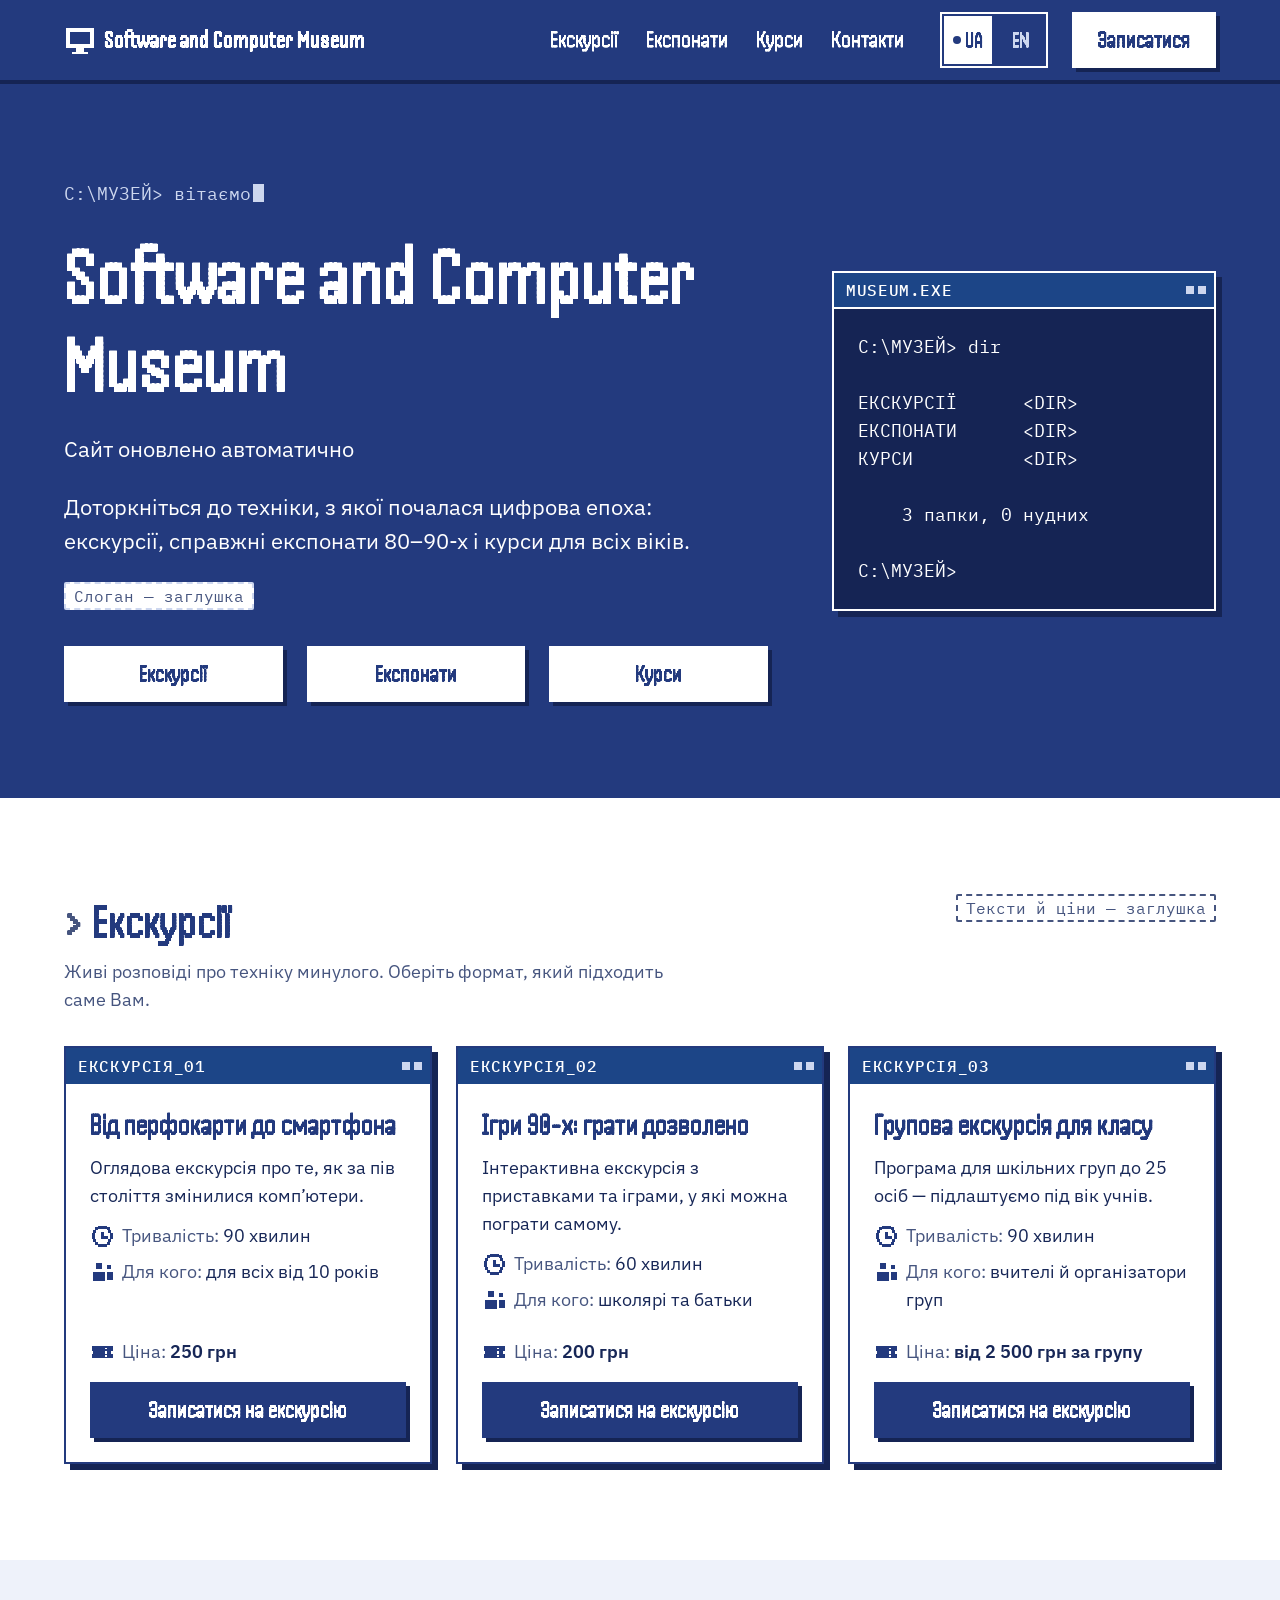
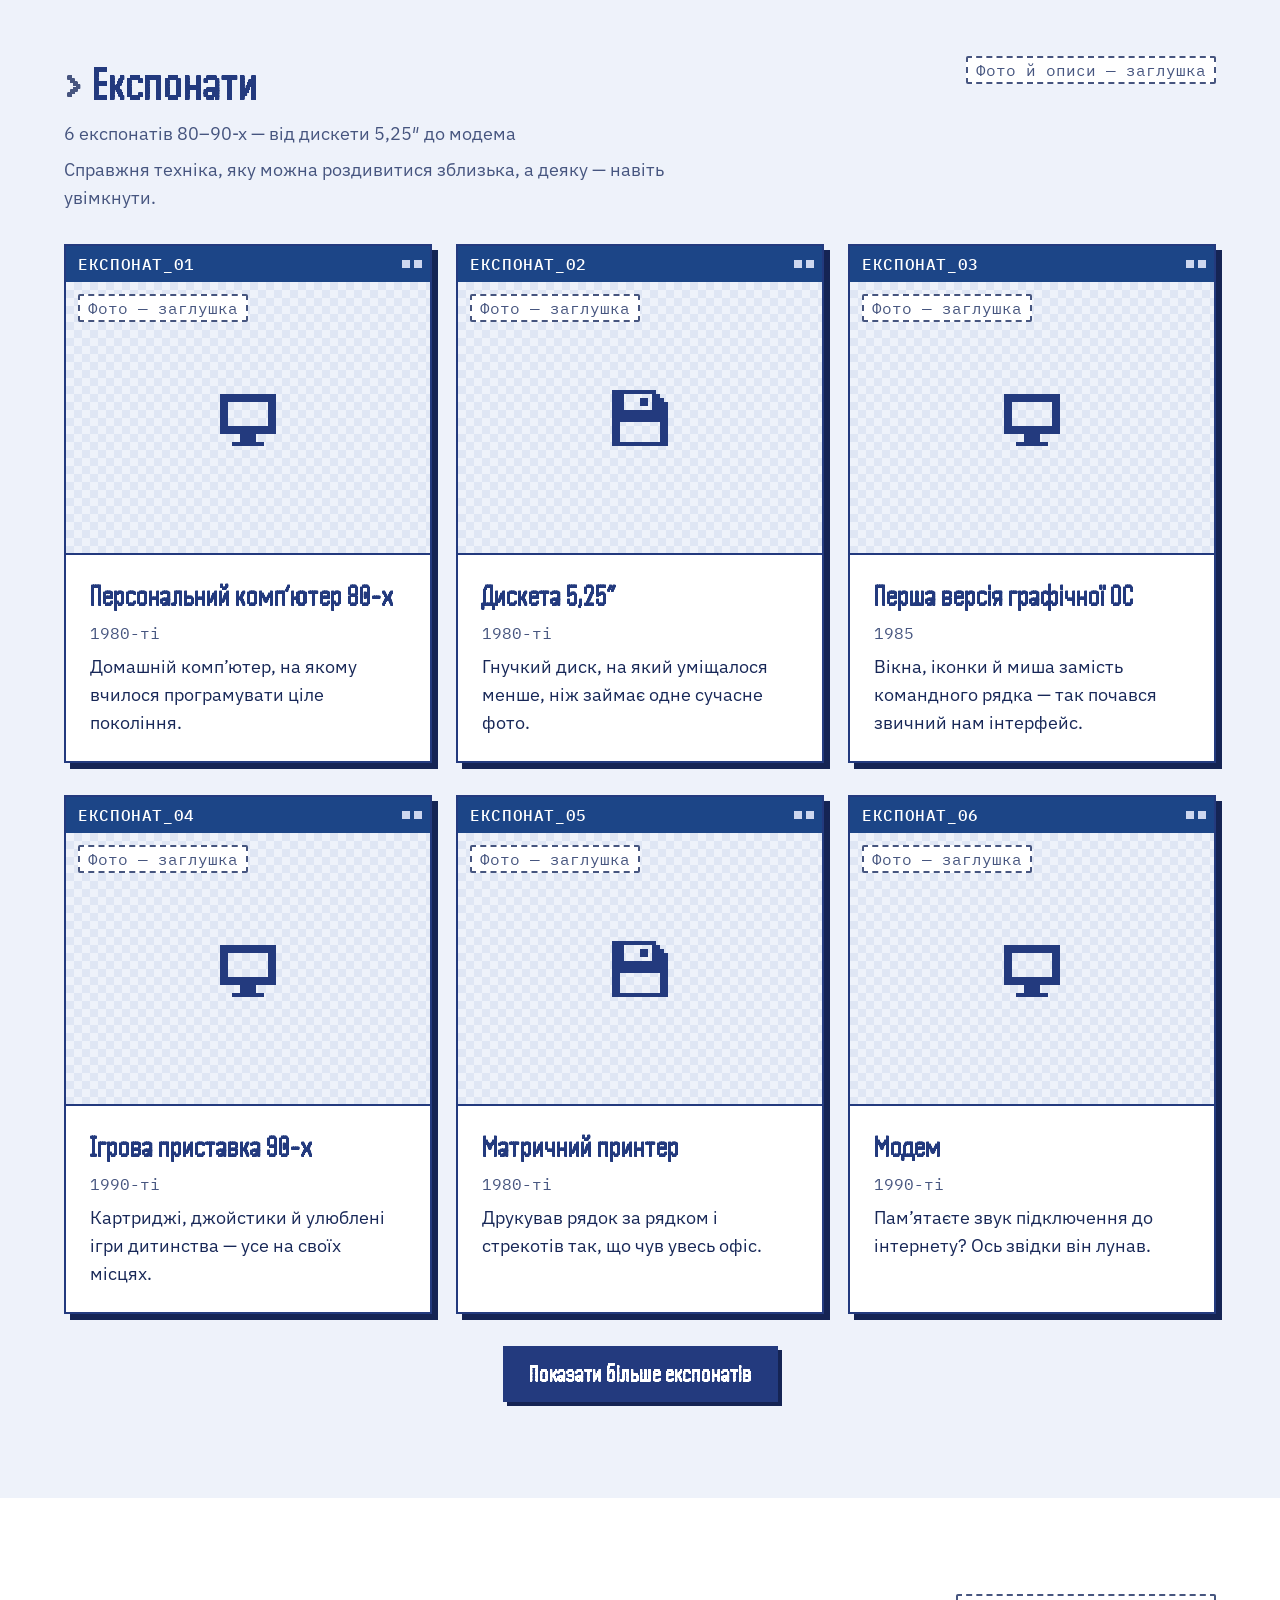
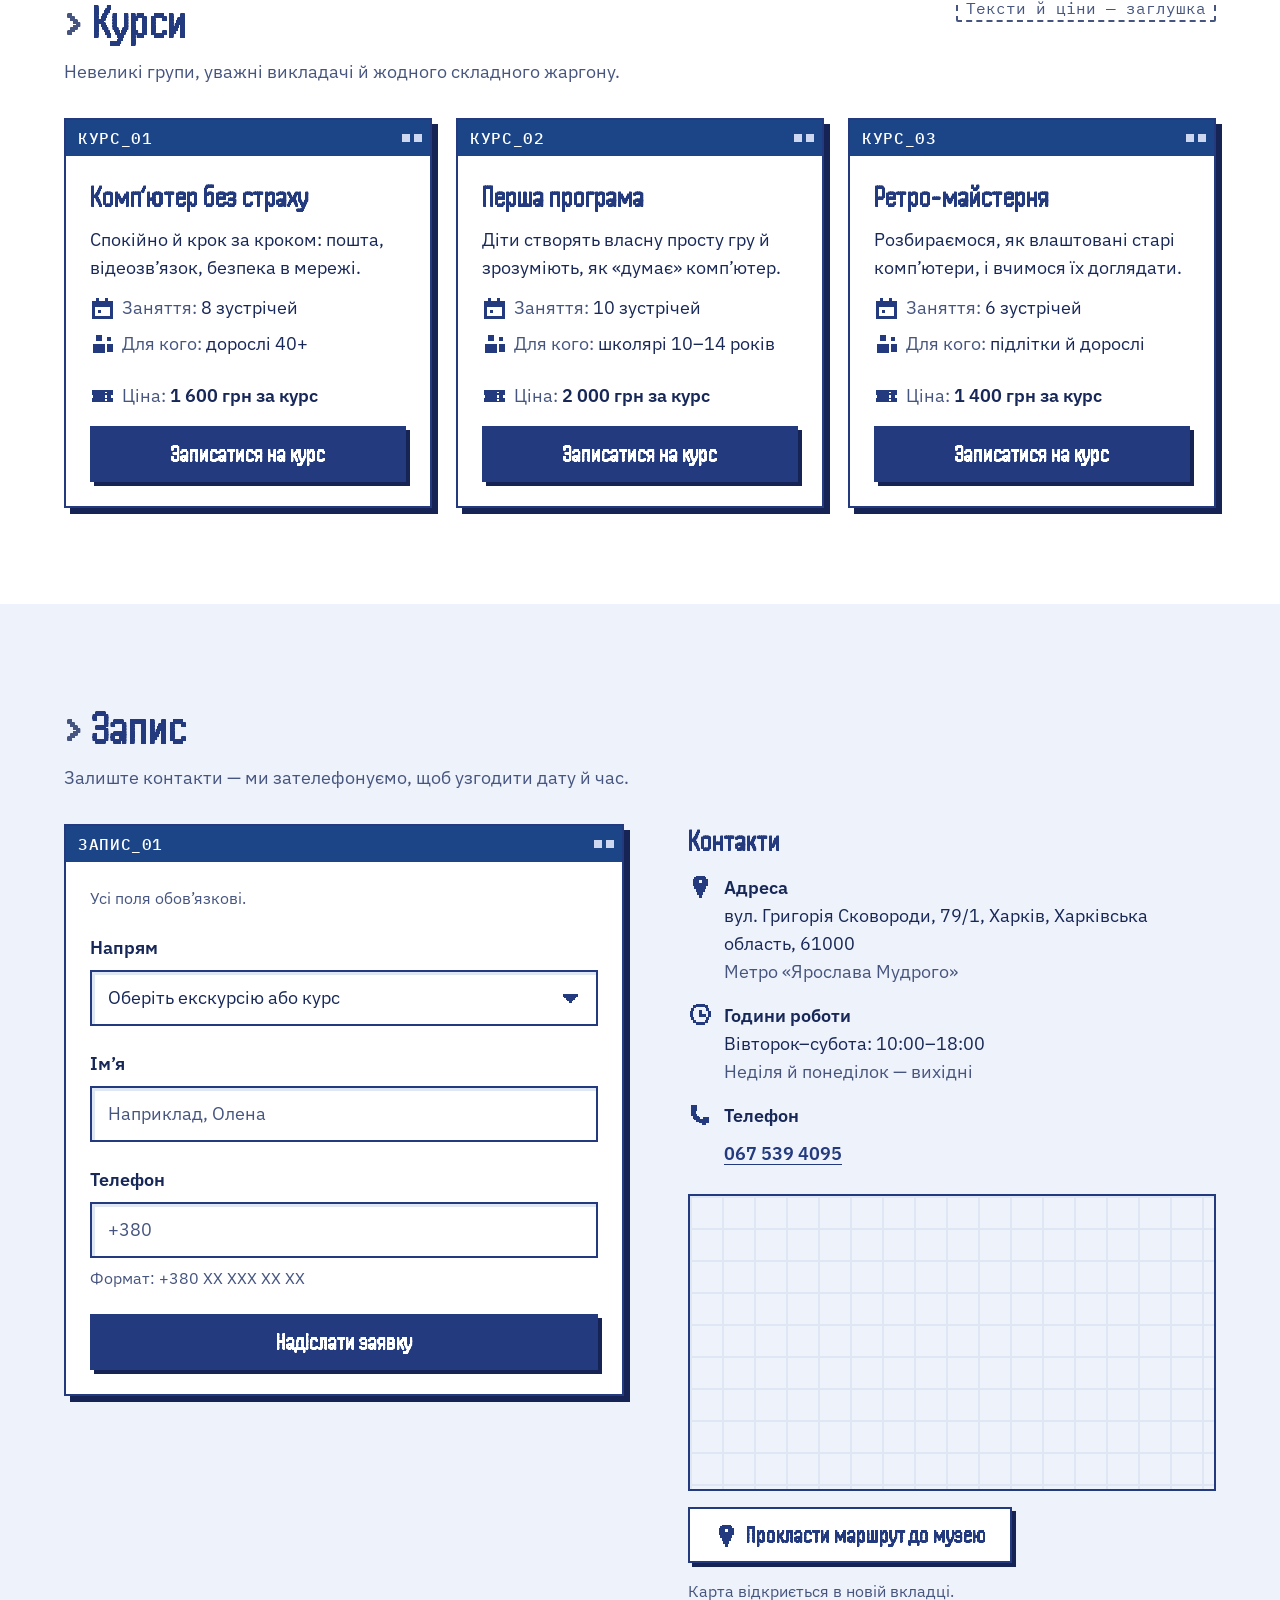
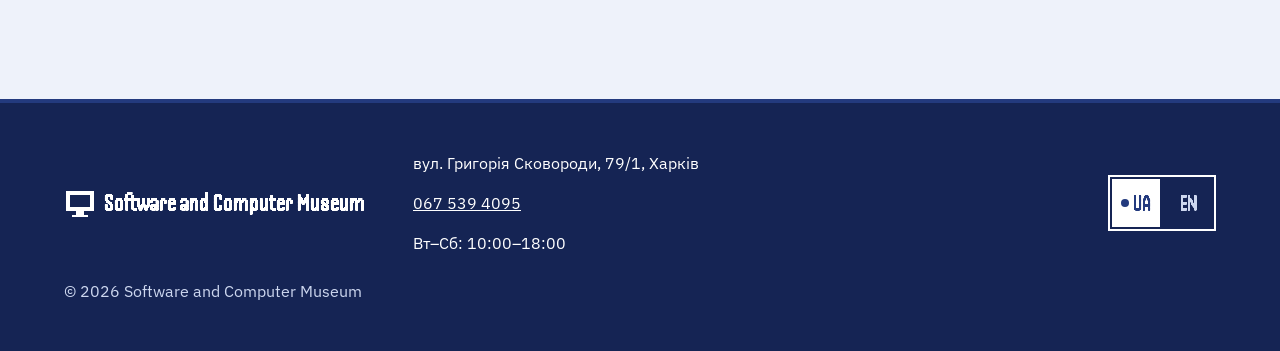
<file: index.html>
<!doctype html>
<html lang="uk">
<head>
  <meta charset="utf-8">
  <meta name="viewport" content="width=device-width, initial-scale=1">
  <title>Software and Computer Museum — екскурсії, експонати й курси</title>
  <meta name="description" content="Екскурсії, справжні експонати 80–90-х і курси для всіх віків у Software and Computer Museum.">
  <link rel="alternate" hreflang="uk" href="index.html">
  <link rel="alternate" hreflang="en" href="en/index.html">
  <link rel="preconnect" href="https://fonts.googleapis.com">
  <link rel="preconnect" href="https://fonts.gstatic.com" crossorigin>
  <link rel="stylesheet" href="https://fonts.googleapis.com/css2?family=IBM+Plex+Mono:wght@400;500&family=IBM+Plex+Sans:wght@400;600&family=Handjet:wght@400..700&display=swap">
  <link rel="stylesheet" href="css/tokens.css">
  <link rel="stylesheet" href="css/bundle.css">
  <link rel="stylesheet" href="css/site.css">
  <script src="js/nav.js" defer></script>
  <script src="js/exhibits.js" defer></script>
  <script src="js/signup.js" defer></script>
</head>
<body>
<div class="scm" id="top">
<a class="mus-skip" href="#main">Перейти до основного вмісту</a>

<!-- ============ 1. Шапка ============ -->
<header class="scm-header scm-on-brand">
  <div class="scm-header__inner">
    <a class="scm-logo" href="#top" aria-label="Software and Computer Museum — на початок сторінки">
      <svg class="mus-ico mus-ico--lg" viewBox="0 0 16 16" fill="currentColor" aria-hidden="true"><path d="M1 2h14v10H1zM3 4v6h10V4zM6 12h4v2H6zM4 14h8v1H4z"/></svg>
      <span>Software and Computer Museum</span>
    </a>
    <nav class="scm-nav" aria-label="Розділи сторінки">
      <a href="#tours">Екскурсії</a>
      <a href="#exhibits">Експонати</a>
      <a href="#courses">Курси</a>
      <a href="#contacts">Контакти</a>
    </nav>
    <div class="scm-lang" role="group" aria-label="Мова сайту">
      <a href="index.html" aria-current="page" aria-label="UA — українська мова">UA</a>
      <a href="en/index.html" hreflang="en" lang="en" aria-label="EN — English">EN</a>
    </div>
    <a class="scm-btn scm-btn--inverse scm-header__cta" href="#signup" aria-label="Записатися на екскурсію чи курс">Записатися</a>
    <button type="button" class="scm-btn scm-btn--inverse scm-menu-btn" aria-expanded="false" aria-controls="mobile-nav">
      <svg class="mus-ico" viewBox="0 0 16 16" fill="currentColor" aria-hidden="true"><path d="M2 3h12v2H2zM2 7h12v2H2zM2 11h12v2H2z"/></svg>
      <span>Меню</span>
    </button>
  </div>
  <nav class="mus-mobile-nav" id="mobile-nav" aria-label="Меню" hidden>
    <a href="#tours">Екскурсії</a>
    <a href="#exhibits">Експонати</a>
    <a href="#courses">Курси</a>
    <a href="#contacts">Контакти</a>
    <a href="#signup">Записатися на екскурсію чи курс</a>
  </nav>
</header>

<main id="main" tabindex="-1">

<!-- ============ 2. Перший екран ============ -->
<section class="scm-hero scm-on-brand" aria-labelledby="hero-title">
  <div class="mus-hero-grid">
    <div class="scm-hero__inner">
      <p class="scm-prompt" aria-hidden="true">C:\МУЗЕЙ&gt; вітаємо<span class="scm-cursor"></span></p>
      <h1 class="scm-hero__title" id="hero-title">Software and Computer Museum</h1>
      <p class="scm-hero__lead">Сайт оновлено автоматично</p>
      <p class="scm-hero__lead">Доторкніться до техніки, з якої почалася цифрова епоха: екскурсії, справжні експонати 80–90-х і курси для всіх віків.</p>
      <span class="scm-placeholder-tag">Слоган — заглушка</span>
      <div class="scm-hero__actions">
        <a class="scm-btn scm-btn--inverse" href="#tours">Екскурсії</a>
        <a class="scm-btn scm-btn--inverse" href="#exhibits">Експонати</a>
        <a class="scm-btn scm-btn--inverse" href="#courses">Курси</a>
      </div>
    </div>
    <div class="scm-window mus-terminal" aria-hidden="true">
      <div class="scm-window__bar"><span>MUSEUM.EXE</span><span class="scm-window__controls"><span></span><span></span></span></div>
<pre>C:\МУЗЕЙ&gt; dir

ЕКСКУРСІЇ      &lt;DIR&gt;
ЕКСПОНАТИ      &lt;DIR&gt;
КУРСИ          &lt;DIR&gt;

    3 папки, 0 нудних

C:\МУЗЕЙ&gt; </pre>
    </div>
  </div>
</section>

<!-- ============ 3. Екскурсії ============ -->
<section class="scm-section" id="tours" aria-labelledby="tours-title">
  <div class="scm-container">
    <div class="mus-head-row">
      <div class="scm-section__head">
        <h2 class="scm-section__title" id="tours-title">Екскурсії</h2>
        <p class="scm-section__lead">Живі розповіді про техніку минулого. Оберіть формат, який підходить саме Вам.</p>
      </div>
      <span class="scm-placeholder-tag">Тексти й ціни — заглушка</span>
    </div>
    <div class="scm-grid">

      <article class="scm-window">
        <div class="scm-window__bar" aria-hidden="true"><span>ЕКСКУРСІЯ_01</span><span class="scm-window__controls"><span></span><span></span></span></div>
        <div class="scm-window__body">
          <h3 class="scm-window__title">Від перфокарти до смартфона</h3>
          <p>Оглядова екскурсія про те, як за пів століття змінилися комп’ютери.</p>
          <ul class="scm-meta">
            <li><svg class="mus-ico" viewBox="0 0 16 16" fill="currentColor" aria-hidden="true"><path d="M5 1h6v1h2v2h1v2h1v4h-1v2h-1v2h-2v1H5v-1H3v-2H2v-2H1V6h1V4h1V2h2zM5 3v1H4v2H3v4h1v2h1v1h6v-1h1v-2h1V6h-1V4h-1V3zM7 5h2v3h3v2H7z"/></svg><span><span class="scm-meta__label">Тривалість:</span> 90 хвилин</span></li>
            <li><svg class="mus-ico" viewBox="0 0 16 16" fill="currentColor" aria-hidden="true"><path d="M4 2h4v4H4zM2 8h8v6H2zM11 3h3v3h-3zM11 8h4v5h-4z"/></svg><span><span class="scm-meta__label">Для кого:</span> для всіх від 10 років</span></li>
          </ul>
          <div class="scm-window__footer">
            <p class="scm-price"><svg class="mus-ico" viewBox="0 0 16 16" fill="currentColor" aria-hidden="true"><path d="M1 4h14v3h-1v2h1v3H1V9h1V7H1zM10 5v1h1V5zM10 7v2h1V7zM10 10v1h1v-1z"/></svg><span><span class="scm-meta__label">Ціна:</span> 250 грн</span></p>
            <a class="scm-btn scm-btn--primary scm-btn--block" href="#signup" data-direction="tour-1" aria-label="Записатися на екскурсію «Від перфокарти до смартфона»">Записатися на екскурсію</a>
          </div>
        </div>
      </article>

      <article class="scm-window">
        <div class="scm-window__bar" aria-hidden="true"><span>ЕКСКУРСІЯ_02</span><span class="scm-window__controls"><span></span><span></span></span></div>
        <div class="scm-window__body">
          <h3 class="scm-window__title">Ігри 90-х: грати дозволено</h3>
          <p>Інтерактивна екскурсія з приставками та іграми, у які можна пограти самому.</p>
          <ul class="scm-meta">
            <li><svg class="mus-ico" viewBox="0 0 16 16" fill="currentColor" aria-hidden="true"><path d="M5 1h6v1h2v2h1v2h1v4h-1v2h-1v2h-2v1H5v-1H3v-2H2v-2H1V6h1V4h1V2h2zM5 3v1H4v2H3v4h1v2h1v1h6v-1h1v-2h1V6h-1V4h-1V3zM7 5h2v3h3v2H7z"/></svg><span><span class="scm-meta__label">Тривалість:</span> 60 хвилин</span></li>
            <li><svg class="mus-ico" viewBox="0 0 16 16" fill="currentColor" aria-hidden="true"><path d="M4 2h4v4H4zM2 8h8v6H2zM11 3h3v3h-3zM11 8h4v5h-4z"/></svg><span><span class="scm-meta__label">Для кого:</span> школярі та батьки</span></li>
          </ul>
          <div class="scm-window__footer">
            <p class="scm-price"><svg class="mus-ico" viewBox="0 0 16 16" fill="currentColor" aria-hidden="true"><path d="M1 4h14v3h-1v2h1v3H1V9h1V7H1zM10 5v1h1V5zM10 7v2h1V7zM10 10v1h1v-1z"/></svg><span><span class="scm-meta__label">Ціна:</span> 200 грн</span></p>
            <a class="scm-btn scm-btn--primary scm-btn--block" href="#signup" data-direction="tour-2" aria-label="Записатися на екскурсію «Ігри 90-х»">Записатися на екскурсію</a>
          </div>
        </div>
      </article>

      <article class="scm-window">
        <div class="scm-window__bar" aria-hidden="true"><span>ЕКСКУРСІЯ_03</span><span class="scm-window__controls"><span></span><span></span></span></div>
        <div class="scm-window__body">
          <h3 class="scm-window__title">Групова екскурсія для класу</h3>
          <p>Програма для шкільних груп до 25 осіб — підлаштуємо під вік учнів.</p>
          <ul class="scm-meta">
            <li><svg class="mus-ico" viewBox="0 0 16 16" fill="currentColor" aria-hidden="true"><path d="M5 1h6v1h2v2h1v2h1v4h-1v2h-1v2h-2v1H5v-1H3v-2H2v-2H1V6h1V4h1V2h2zM5 3v1H4v2H3v4h1v2h1v1h6v-1h1v-2h1V6h-1V4h-1V3zM7 5h2v3h3v2H7z"/></svg><span><span class="scm-meta__label">Тривалість:</span> 90 хвилин</span></li>
            <li><svg class="mus-ico" viewBox="0 0 16 16" fill="currentColor" aria-hidden="true"><path d="M4 2h4v4H4zM2 8h8v6H2zM11 3h3v3h-3zM11 8h4v5h-4z"/></svg><span><span class="scm-meta__label">Для кого:</span> вчителі й організатори груп</span></li>
          </ul>
          <div class="scm-window__footer">
            <p class="scm-price"><svg class="mus-ico" viewBox="0 0 16 16" fill="currentColor" aria-hidden="true"><path d="M1 4h14v3h-1v2h1v3H1V9h1V7H1zM10 5v1h1V5zM10 7v2h1V7zM10 10v1h1v-1z"/></svg><span><span class="scm-meta__label">Ціна:</span> від 2 500 грн за групу</span></p>
            <a class="scm-btn scm-btn--primary scm-btn--block" href="#signup" data-direction="tour-3" aria-label="Записатися на групову екскурсію для класу">Записатися на екскурсію</a>
          </div>
        </div>
      </article>

    </div>
  </div>
</section>

<!-- ============ 4. Експонати ============ -->
<section class="scm-section scm-section--tint" id="exhibits" aria-labelledby="exhibits-title">
  <div class="scm-container">
    <div class="mus-head-row">
      <div class="scm-section__head">
        <h2 class="scm-section__title" id="exhibits-title">Експонати</h2>
        <p class="scm-section__lead">6 експонатів 80–90-х — від дискети 5,25″ до модема</p>
        <p class="scm-section__lead">Справжня техніка, яку можна роздивитися зблизька, а деяку — навіть увімкнути.</p>
      </div>
      <span class="scm-placeholder-tag">Фото й описи — заглушка</span>
    </div>
    <div class="scm-grid" id="exhibits-grid">

      <article class="scm-window">
        <div class="scm-window__bar" aria-hidden="true"><span>ЕКСПОНАТ_01</span><span class="scm-window__controls"><span></span><span></span></span></div>
        <div class="mus-exhibit">
          <div class="scm-exhibit__photo" role="img" aria-label="Персональний комп’ютер 1980-х із клавіатурою та монітором в експозиції музею"><span class="scm-placeholder-tag">Фото — заглушка</span><svg class="mus-ico mus-ico--xl" viewBox="0 0 16 16" fill="currentColor" aria-hidden="true"><path d="M1 2h14v10H1zM3 4v6h10V4zM6 12h4v2H6zM4 14h8v1H4z"/></svg></div>
          <div class="scm-window__body">
            <h3 class="scm-window__title">Персональний комп’ютер 80-х</h3>
            <p class="scm-exhibit__year">1980-ті</p>
            <p>Домашній комп’ютер, на якому вчилося програмувати ціле покоління.</p>
          </div>
        </div>
      </article>

      <article class="scm-window">
        <div class="scm-window__bar" aria-hidden="true"><span>ЕКСПОНАТ_02</span><span class="scm-window__controls"><span></span><span></span></span></div>
        <div class="mus-exhibit">
          <div class="scm-exhibit__photo" role="img" aria-label="Дискета 5,25″ у паперовому конверті в експозиції музею"><span class="scm-placeholder-tag">Фото — заглушка</span><svg class="mus-ico mus-ico--xl" viewBox="0 0 16 16" fill="currentColor" aria-hidden="true"><path d="M1 1h11v1h1v1h1v1h1v11H1zM4 2v4h7V2zM3 9v5h10V9zM8 3h2v2H8z"/></svg></div>
          <div class="scm-window__body">
            <h3 class="scm-window__title">Дискета 5,25″</h3>
            <p class="scm-exhibit__year">1980-ті</p>
            <p>Гнучкий диск, на який уміщалося менше, ніж займає одне сучасне фото.</p>
          </div>
        </div>
      </article>

      <article class="scm-window">
        <div class="scm-window__bar" aria-hidden="true"><span>ЕКСПОНАТ_03</span><span class="scm-window__controls"><span></span><span></span></span></div>
        <div class="mus-exhibit">
          <div class="scm-exhibit__photo" role="img" aria-label="Екран комп’ютера з першою версією графічної операційної системи: вікна, іконки й курсор миші"><span class="scm-placeholder-tag">Фото — заглушка</span><svg class="mus-ico mus-ico--xl" viewBox="0 0 16 16" fill="currentColor" aria-hidden="true"><path d="M1 2h14v10H1zM3 4v6h10V4zM6 12h4v2H6zM4 14h8v1H4z"/></svg></div>
          <div class="scm-window__body">
            <h3 class="scm-window__title">Перша версія графічної ОС</h3>
            <p class="scm-exhibit__year">1985</p>
            <p>Вікна, іконки й миша замість командного рядка — так почався звичний нам інтерфейс.</p>
          </div>
        </div>
      </article>

      <article class="scm-window">
        <div class="scm-window__bar" aria-hidden="true"><span>ЕКСПОНАТ_04</span><span class="scm-window__controls"><span></span><span></span></span></div>
        <div class="mus-exhibit">
          <div class="scm-exhibit__photo" role="img" aria-label="Ігрова приставка 1990-х із двома джойстиками та картриджем в експозиції музею"><span class="scm-placeholder-tag">Фото — заглушка</span><svg class="mus-ico mus-ico--xl" viewBox="0 0 16 16" fill="currentColor" aria-hidden="true"><path d="M1 2h14v10H1zM3 4v6h10V4zM6 12h4v2H6zM4 14h8v1H4z"/></svg></div>
          <div class="scm-window__body">
            <h3 class="scm-window__title">Ігрова приставка 90-х</h3>
            <p class="scm-exhibit__year">1990-ті</p>
            <p>Картриджі, джойстики й улюблені ігри дитинства — усе на своїх місцях.</p>
          </div>
        </div>
      </article>

      <article class="scm-window">
        <div class="scm-window__bar" aria-hidden="true"><span>ЕКСПОНАТ_05</span><span class="scm-window__controls"><span></span><span></span></span></div>
        <div class="mus-exhibit">
          <div class="scm-exhibit__photo" role="img" aria-label="Матричний принтер із перфорованим папером у стрічці в експозиції музею"><span class="scm-placeholder-tag">Фото — заглушка</span><svg class="mus-ico mus-ico--xl" viewBox="0 0 16 16" fill="currentColor" aria-hidden="true"><path d="M1 1h11v1h1v1h1v1h1v11H1zM4 2v4h7V2zM3 9v5h10V9zM8 3h2v2H8z"/></svg></div>
          <div class="scm-window__body">
            <h3 class="scm-window__title">Матричний принтер</h3>
            <p class="scm-exhibit__year">1980-ті</p>
            <p>Друкував рядок за рядком і стрекотів так, що чув увесь офіс.</p>
          </div>
        </div>
      </article>

      <article class="scm-window">
        <div class="scm-window__bar" aria-hidden="true"><span>ЕКСПОНАТ_06</span><span class="scm-window__controls"><span></span><span></span></span></div>
        <div class="mus-exhibit">
          <div class="scm-exhibit__photo" role="img" aria-label="Зовнішній модем 1990-х із телефонним кабелем в експозиції музею"><span class="scm-placeholder-tag">Фото — заглушка</span><svg class="mus-ico mus-ico--xl" viewBox="0 0 16 16" fill="currentColor" aria-hidden="true"><path d="M1 2h14v10H1zM3 4v6h10V4zM6 12h4v2H6zM4 14h8v1H4z"/></svg></div>
          <div class="scm-window__body">
            <h3 class="scm-window__title">Модем</h3>
            <p class="scm-exhibit__year">1990-ті</p>
            <p>Пам’ятаєте звук підключення до інтернету? Ось звідки він лунав.</p>
          </div>
        </div>
      </article>

      <!-- Заглушки 07–09: приховані, з'являються після «Показати більше експонатів». -->
      <article class="scm-window mus-exhibit-extra" hidden>
        <div class="scm-window__bar" aria-hidden="true"><span>ЕКСПОНАТ_07</span><span class="scm-window__controls"><span></span><span></span></span></div>
        <div class="mus-exhibit">
          <div class="scm-exhibit__photo" role="img" aria-label="Касетний магнітофон для запису програм поруч із домашнім комп’ютером в експозиції музею"><span class="scm-placeholder-tag">Фото — заглушка</span><svg class="mus-ico mus-ico--xl" viewBox="0 0 16 16" fill="currentColor" aria-hidden="true"><path d="M1 1h11v1h1v1h1v1h1v11H1zM4 2v4h7V2zM3 9v5h10V9zM8 3h2v2H8z"/></svg></div>
          <div class="scm-window__body">
            <h3 class="scm-window__title">Касетний накопичувач</h3>
            <p class="scm-exhibit__year">1980-ті</p>
            <p>Програми записували на звичайні аудіокасети й завантажували хвилинами.</p>
          </div>
        </div>
      </article>

      <article class="scm-window mus-exhibit-extra" hidden>
        <div class="scm-window__bar" aria-hidden="true"><span>ЕКСПОНАТ_08</span><span class="scm-window__controls"><span></span><span></span></span></div>
        <div class="mus-exhibit">
          <div class="scm-exhibit__photo" role="img" aria-label="Комп’ютерна миша з кулькою та килимок під неї в експозиції музею"><span class="scm-placeholder-tag">Фото — заглушка</span><svg class="mus-ico mus-ico--xl" viewBox="0 0 16 16" fill="currentColor" aria-hidden="true"><path d="M1 2h14v10H1zM3 4v6h10V4zM6 12h4v2H6zM4 14h8v1H4z"/></svg></div>
          <div class="scm-window__body">
            <h3 class="scm-window__title">Миша з кулькою</h3>
            <p class="scm-exhibit__year">1990-ті</p>
            <p>Кульку доводилося час від часу виймати й чистити, інакше курсор застрягав.</p>
          </div>
        </div>
      </article>

      <article class="scm-window mus-exhibit-extra" hidden>
        <div class="scm-window__bar" aria-hidden="true"><span>ЕКСПОНАТ_09</span><span class="scm-window__controls"><span></span><span></span></span></div>
        <div class="mus-exhibit">
          <div class="scm-exhibit__photo" role="img" aria-label="Портативний комп’ютер 1990-х із відкритою кришкою в експозиції музею"><span class="scm-placeholder-tag">Фото — заглушка</span><svg class="mus-ico mus-ico--xl" viewBox="0 0 16 16" fill="currentColor" aria-hidden="true"><path d="M1 2h14v10H1zM3 4v6h10V4zM6 12h4v2H6zM4 14h8v1H4z"/></svg></div>
          <div class="scm-window__body">
            <h3 class="scm-window__title">Портативний комп’ютер</h3>
            <p class="scm-exhibit__year">1990-ті</p>
            <p>Перші ноутбуки важили кілька кілограмів і працювали від батареї зовсім недовго.</p>
          </div>
        </div>
      </article>

      <!-- Нові експонати понад шість додавайте сюди з класом mus-exhibit-extra і атрибутом hidden:
           кнопка «Показати більше експонатів» покаже їх (js/exhibits.js). -->
    </div>
    <div class="mus-more">
      <button type="button" class="scm-btn scm-btn--primary" id="exhibits-more" aria-controls="exhibits-grid" aria-disabled="true"
              data-label-more="Показати більше експонатів" data-label-done="Усі експонати показано">
        <svg class="mus-ico" viewBox="0 0 16 16" fill="currentColor" aria-hidden="true"><path d="M13 3h2v3h-1v1h-1v1h-1v1h-1v1h-1v1H9v1H8v1H6v-1H5v-1H4v-1H3V9H2V7h2v1h1v1h1v1h2V9h1V8h1V7h1V6h1V5h1z"/></svg>
        <span>Усі експонати показано</span>
      </button>
    </div>
  </div>
</section>

<!-- ============ 5. Курси ============ -->
<section class="scm-section" id="courses" aria-labelledby="courses-title">
  <div class="scm-container">
    <div class="mus-head-row">
      <div class="scm-section__head">
        <h2 class="scm-section__title" id="courses-title">Курси</h2>
        <p class="scm-section__lead">Невеликі групи, уважні викладачі й жодного складного жаргону.</p>
      </div>
      <span class="scm-placeholder-tag">Тексти й ціни — заглушка</span>
    </div>
    <div class="scm-grid">

      <article class="scm-window">
        <div class="scm-window__bar" aria-hidden="true"><span>КУРС_01</span><span class="scm-window__controls"><span></span><span></span></span></div>
        <div class="scm-window__body">
          <h3 class="scm-window__title">Комп’ютер без страху</h3>
          <p>Спокійно й крок за кроком: пошта, відеозв’язок, безпека в мережі.</p>
          <ul class="scm-meta">
            <li><svg class="mus-ico" viewBox="0 0 16 16" fill="currentColor" aria-hidden="true"><path d="M1 3h14v12H1zM3 7v6h10V7zM4 1h2v3H4zM10 1h2v3h-2zM5 9h2v2H5z"/></svg><span><span class="scm-meta__label">Заняття:</span> 8 зустрічей</span></li>
            <li><svg class="mus-ico" viewBox="0 0 16 16" fill="currentColor" aria-hidden="true"><path d="M4 2h4v4H4zM2 8h8v6H2zM11 3h3v3h-3zM11 8h4v5h-4z"/></svg><span><span class="scm-meta__label">Для кого:</span> дорослі 40+</span></li>
          </ul>
          <div class="scm-window__footer">
            <p class="scm-price"><svg class="mus-ico" viewBox="0 0 16 16" fill="currentColor" aria-hidden="true"><path d="M1 4h14v3h-1v2h1v3H1V9h1V7H1zM10 5v1h1V5zM10 7v2h1V7zM10 10v1h1v-1z"/></svg><span><span class="scm-meta__label">Ціна:</span> 1 600 грн за курс</span></p>
            <a class="scm-btn scm-btn--primary scm-btn--block" href="#signup" data-direction="course-1" aria-label="Записатися на курс «Комп’ютер без страху»">Записатися на курс</a>
          </div>
        </div>
      </article>

      <article class="scm-window">
        <div class="scm-window__bar" aria-hidden="true"><span>КУРС_02</span><span class="scm-window__controls"><span></span><span></span></span></div>
        <div class="scm-window__body">
          <h3 class="scm-window__title">Перша програма</h3>
          <p>Діти створять власну просту гру й зрозуміють, як «думає» комп’ютер.</p>
          <ul class="scm-meta">
            <li><svg class="mus-ico" viewBox="0 0 16 16" fill="currentColor" aria-hidden="true"><path d="M1 3h14v12H1zM3 7v6h10V7zM4 1h2v3H4zM10 1h2v3h-2zM5 9h2v2H5z"/></svg><span><span class="scm-meta__label">Заняття:</span> 10 зустрічей</span></li>
            <li><svg class="mus-ico" viewBox="0 0 16 16" fill="currentColor" aria-hidden="true"><path d="M4 2h4v4H4zM2 8h8v6H2zM11 3h3v3h-3zM11 8h4v5h-4z"/></svg><span><span class="scm-meta__label">Для кого:</span> школярі 10–14 років</span></li>
          </ul>
          <div class="scm-window__footer">
            <p class="scm-price"><svg class="mus-ico" viewBox="0 0 16 16" fill="currentColor" aria-hidden="true"><path d="M1 4h14v3h-1v2h1v3H1V9h1V7H1zM10 5v1h1V5zM10 7v2h1V7zM10 10v1h1v-1z"/></svg><span><span class="scm-meta__label">Ціна:</span> 2 000 грн за курс</span></p>
            <a class="scm-btn scm-btn--primary scm-btn--block" href="#signup" data-direction="course-2" aria-label="Записатися на курс «Перша програма»">Записатися на курс</a>
          </div>
        </div>
      </article>

      <article class="scm-window">
        <div class="scm-window__bar" aria-hidden="true"><span>КУРС_03</span><span class="scm-window__controls"><span></span><span></span></span></div>
        <div class="scm-window__body">
          <h3 class="scm-window__title">Ретро-майстерня</h3>
          <p>Розбираємося, як влаштовані старі комп’ютери, і вчимося їх доглядати.</p>
          <ul class="scm-meta">
            <li><svg class="mus-ico" viewBox="0 0 16 16" fill="currentColor" aria-hidden="true"><path d="M1 3h14v12H1zM3 7v6h10V7zM4 1h2v3H4zM10 1h2v3h-2zM5 9h2v2H5z"/></svg><span><span class="scm-meta__label">Заняття:</span> 6 зустрічей</span></li>
            <li><svg class="mus-ico" viewBox="0 0 16 16" fill="currentColor" aria-hidden="true"><path d="M4 2h4v4H4zM2 8h8v6H2zM11 3h3v3h-3zM11 8h4v5h-4z"/></svg><span><span class="scm-meta__label">Для кого:</span> підлітки й дорослі</span></li>
          </ul>
          <div class="scm-window__footer">
            <p class="scm-price"><svg class="mus-ico" viewBox="0 0 16 16" fill="currentColor" aria-hidden="true"><path d="M1 4h14v3h-1v2h1v3H1V9h1V7H1zM10 5v1h1V5zM10 7v2h1V7zM10 10v1h1v-1z"/></svg><span><span class="scm-meta__label">Ціна:</span> 1 400 грн за курс</span></p>
            <a class="scm-btn scm-btn--primary scm-btn--block" href="#signup" data-direction="course-3" aria-label="Записатися на курс «Ретро-майстерня»">Записатися на курс</a>
          </div>
        </div>
      </article>

    </div>
  </div>
</section>

<!-- ============ 6–7. Форма запису + Контакти ============ -->
<section class="scm-section scm-section--tint" id="signup" aria-labelledby="signup-title">
  <div class="scm-container">
    <div class="scm-section__head">
      <h2 class="scm-section__title" id="signup-title">Запис</h2>
      <p class="scm-section__lead">Залиште контакти — ми зателефонуємо, щоб узгодити дату й час.</p>
    </div>
    <div class="mus-signup">

      <div class="scm-window">
        <div class="scm-window__bar" aria-hidden="true"><span>ЗАПИС_01</span><span class="scm-window__controls"><span></span><span></span></span></div>
        <div class="scm-window__body">
          <form class="scm-form" id="signup-form" novalidate aria-busy="false"
                data-msg-direction="Будь ласка, оберіть екскурсію або курс."
                data-msg-name="Будь ласка, вкажіть Ваше ім’я."
                data-msg-phone="Перевірте номер: +380 XX XXX XX XX"
                data-label-submit="Надіслати заявку"
                data-label-retry="Надіслати заявку ще раз">
            <p class="scm-field__hint">Усі поля обов’язкові.</p>

            <div class="scm-field" data-field="direction">
              <label class="scm-field__label" for="f-direction">Напрям</label>
              <div class="mus-select">
                <select class="scm-select" id="f-direction" name="direction" aria-required="true" aria-invalid="false">
                  <option value="">Оберіть екскурсію або курс</option>
                  <optgroup label="Екскурсії">
                    <option value="tour-1">Екскурсія: Від перфокарти до смартфона</option>
                    <option value="tour-2">Екскурсія: Ігри 90-х</option>
                    <option value="tour-3">Екскурсія: Групова для класу</option>
                  </optgroup>
                  <optgroup label="Курси">
                    <option value="course-1">Курс: Комп’ютер без страху</option>
                    <option value="course-2">Курс: Перша програма</option>
                    <option value="course-3">Курс: Ретро-майстерня</option>
                  </optgroup>
                </select>
                <svg class="mus-ico" viewBox="0 0 16 16" fill="currentColor" aria-hidden="true"><path d="M3 5h10v2h-1v1h-1v1h-1v1H9v1H7v-1H6V9H5V8H4V7H3z"/></svg>
              </div>
              <p class="scm-field__hint" id="f-direction-hint" hidden>Обрано з картки — за потреби змініть.</p>
            </div>

            <div class="scm-field" data-field="name">
              <label class="scm-field__label" for="f-name">Ім’я</label>
              <input class="scm-input" id="f-name" name="name" type="text" autocomplete="name" placeholder="Наприклад, Олена" aria-required="true" aria-invalid="false">
            </div>

            <div class="scm-field" data-field="phone">
              <label class="scm-field__label" for="f-phone">Телефон</label>
              <input class="scm-input" id="f-phone" name="phone" type="tel" inputmode="tel" autocomplete="tel" placeholder="+380" aria-required="true" aria-invalid="false" aria-describedby="f-phone-hint">
              <p class="scm-field__hint" id="f-phone-hint">Формат: +380 XX XXX XX XX</p>
            </div>

            <p class="scm-form__fail" id="f-fail" role="alert" hidden><svg class="mus-ico" viewBox="0 0 16 16" fill="currentColor" aria-hidden="true"><path d="M7 1h2v2h1v2h1v2h1v2h1v2h1v4H2v-4h1V9h1V7h1V5h1V3h1zM7 5v4h2V5zM7 11v2h2v-2z"/></svg><span>Не вдалося надіслати заявку. Ваші дані збережено — спробуйте ще раз або зателефонуйте: <a href="tel:+380675394095">067 539 4095</a>.</span></p>

            <p class="mus-sr" role="status" id="f-status"></p>
            <button type="submit" class="scm-btn scm-btn--primary scm-btn--block" id="f-submit">Надіслати заявку</button>
            <button type="button" class="scm-btn scm-btn--primary scm-btn--block" id="f-sending" aria-disabled="true" hidden><svg class="mus-ico" viewBox="0 0 16 16" fill="currentColor" aria-hidden="true"><path d="M5 1h6v1h2v2h1v2h1v4h-1v2h-1v2h-2v1H5v-1H3v-2H2v-2H1V6h1V4h1V2h2zM5 3v1H4v2H3v4h1v2h1v1h6v-1h1v-2h1V6h-1V4h-1V3zM7 5h2v3h3v2H7z"/></svg><span>Надсилаємо заявку…</span></button>
          </form>

          <div id="signup-success" hidden>
            <div class="scm-success" role="status" tabindex="-1">
              <svg class="mus-ico mus-ico--lg" viewBox="0 0 16 16" fill="currentColor" aria-hidden="true"><path d="M13 3h2v3h-1v1h-1v1h-1v1h-1v1h-1v1H9v1H8v1H6v-1H5v-1H4v-1H3V9H2V7h2v1h1v1h1v1h2V9h1V8h1V7h1V6h1V5h1z"/></svg>
              <div>
                <p class="scm-success__title">Дякуємо!</p>
                <p>Ми зателефонуємо Вам найближчим часом.</p>
              </div>
            </div>
            <button type="button" class="scm-btn scm-btn--secondary mus-again" id="signup-again">Надіслати ще одну заявку</button>
          </div>
        </div>
      </div>

      <div class="scm-contacts" id="contacts">
        <h3 class="mus-contacts-title">Контакти</h3>
        <ul class="mus-contacts-list">
          <li><svg class="mus-ico" viewBox="0 0 16 16" fill="currentColor" aria-hidden="true"><path d="M5 1h6v1h1v1h1v5h-1v2h-1v2h-1v2H9v2H7v-2H6v-2H5v-2H4V8H3V3h1V2h1zM7 4v2h2V4z"/></svg><span><span class="mus-label">Адреса</span>вул. Григорія Сковороди, 79/1, Харків, Харківська область, 61000<br><span class="mus-muted">Метро «Ярослава Мудрого»</span></span></li>
          <li><svg class="mus-ico" viewBox="0 0 16 16" fill="currentColor" aria-hidden="true"><path d="M5 1h6v1h2v2h1v2h1v4h-1v2h-1v2h-2v1H5v-1H3v-2H2v-2H1V6h1V4h1V2h2zM5 3v1H4v2H3v4h1v2h1v1h6v-1h1v-2h1V6h-1V4h-1V3zM7 5h2v3h3v2H7z"/></svg><span><span class="mus-label">Години роботи</span>Вівторок–субота: 10:00–18:00<br><span class="mus-muted">Неділя й понеділок — вихідні</span></span></li>
          <li><svg class="mus-ico" viewBox="0 0 16 16" fill="currentColor" aria-hidden="true"><path d="M2 2h4v4H5v2h1v1h1v1h1v1h2v-1h4v4h-2v1H9v-1H7v-1H5v-1H4v-1H3v-2H2z"/></svg><span><span class="mus-label">Телефон</span><a href="tel:+380675394095" aria-label="Зателефонувати: 067 539 4095">067 539 4095</a></span></li>
        </ul>
        <div class="scm-map">
          <iframe title="Карта: Software and Computer Museum, вул. Григорія Сковороди, 79/1, Харків"
            src="https://maps.google.com/maps?q=%D0%B2%D1%83%D0%BB.+%D0%93%D1%80%D0%B8%D0%B3%D0%BE%D1%80%D1%96%D1%8F+%D0%A1%D0%BA%D0%BE%D0%B2%D0%BE%D1%80%D0%BE%D0%B4%D0%B8+79%2F1+%D0%A5%D0%B0%D1%80%D0%BA%D1%96%D0%B2&amp;z=16&amp;hl=uk&amp;output=embed"
            loading="lazy" referrerpolicy="no-referrer-when-downgrade"></iframe>
        </div>
        <a class="scm-btn scm-btn--secondary" href="https://www.google.com/maps/dir/?api=1&amp;destination=%D0%B2%D1%83%D0%BB.+%D0%93%D1%80%D0%B8%D0%B3%D0%BE%D1%80%D1%96%D1%8F+%D0%A1%D0%BA%D0%BE%D0%B2%D0%BE%D1%80%D0%BE%D0%B4%D0%B8+79%2F1+%D0%A5%D0%B0%D1%80%D0%BA%D1%96%D0%B2" target="_blank" rel="noopener" aria-describedby="route-hint" style="align-self: flex-start">
          <svg class="mus-ico" viewBox="0 0 16 16" fill="currentColor" aria-hidden="true"><path d="M5 1h6v1h1v1h1v5h-1v2h-1v2h-1v2H9v2H7v-2H6v-2H5v-2H4V8H3V3h1V2h1zM7 4v2h2V4z"/></svg>
          <span>Прокласти маршрут до музею</span>
        </a>
        <p class="scm-field__hint mus-route-hint" id="route-hint">Карта відкриється в новій вкладці.</p>
      </div>

    </div>
  </div>
</section>
</main>

<!-- ============ 8. Підвал ============ -->
<footer class="scm-footer scm-on-brand">
  <div class="scm-footer__inner">
    <a class="scm-logo" href="#top" aria-label="Software and Computer Museum — на початок сторінки">
      <svg class="mus-ico mus-ico--lg" viewBox="0 0 16 16" fill="currentColor" aria-hidden="true"><path d="M1 2h14v10H1zM3 4v6h10V4zM6 12h4v2H6zM4 14h8v1H4z"/></svg>
      <span>Software and Computer Museum</span>
    </a>
    <div class="scm-footer__contacts">
      <span>вул. Григорія Сковороди, 79/1, Харків</span>
      <a href="tel:+380675394095" aria-label="Зателефонувати: 067 539 4095">067 539 4095</a>
      <span>Вт–Сб: 10:00–18:00</span>
    </div>
    <div class="scm-lang mus-footer-lang" role="group" aria-label="Мова сайту">
      <a href="index.html" aria-current="page" aria-label="UA — українська мова">UA</a>
      <a href="en/index.html" hreflang="en" lang="en" aria-label="EN — English">EN</a>
    </div>
    <p class="scm-footer__copy">© 2026 Software and Computer Museum</p>
  </div>
</footer>

</div>
</body>
</html>
</file>
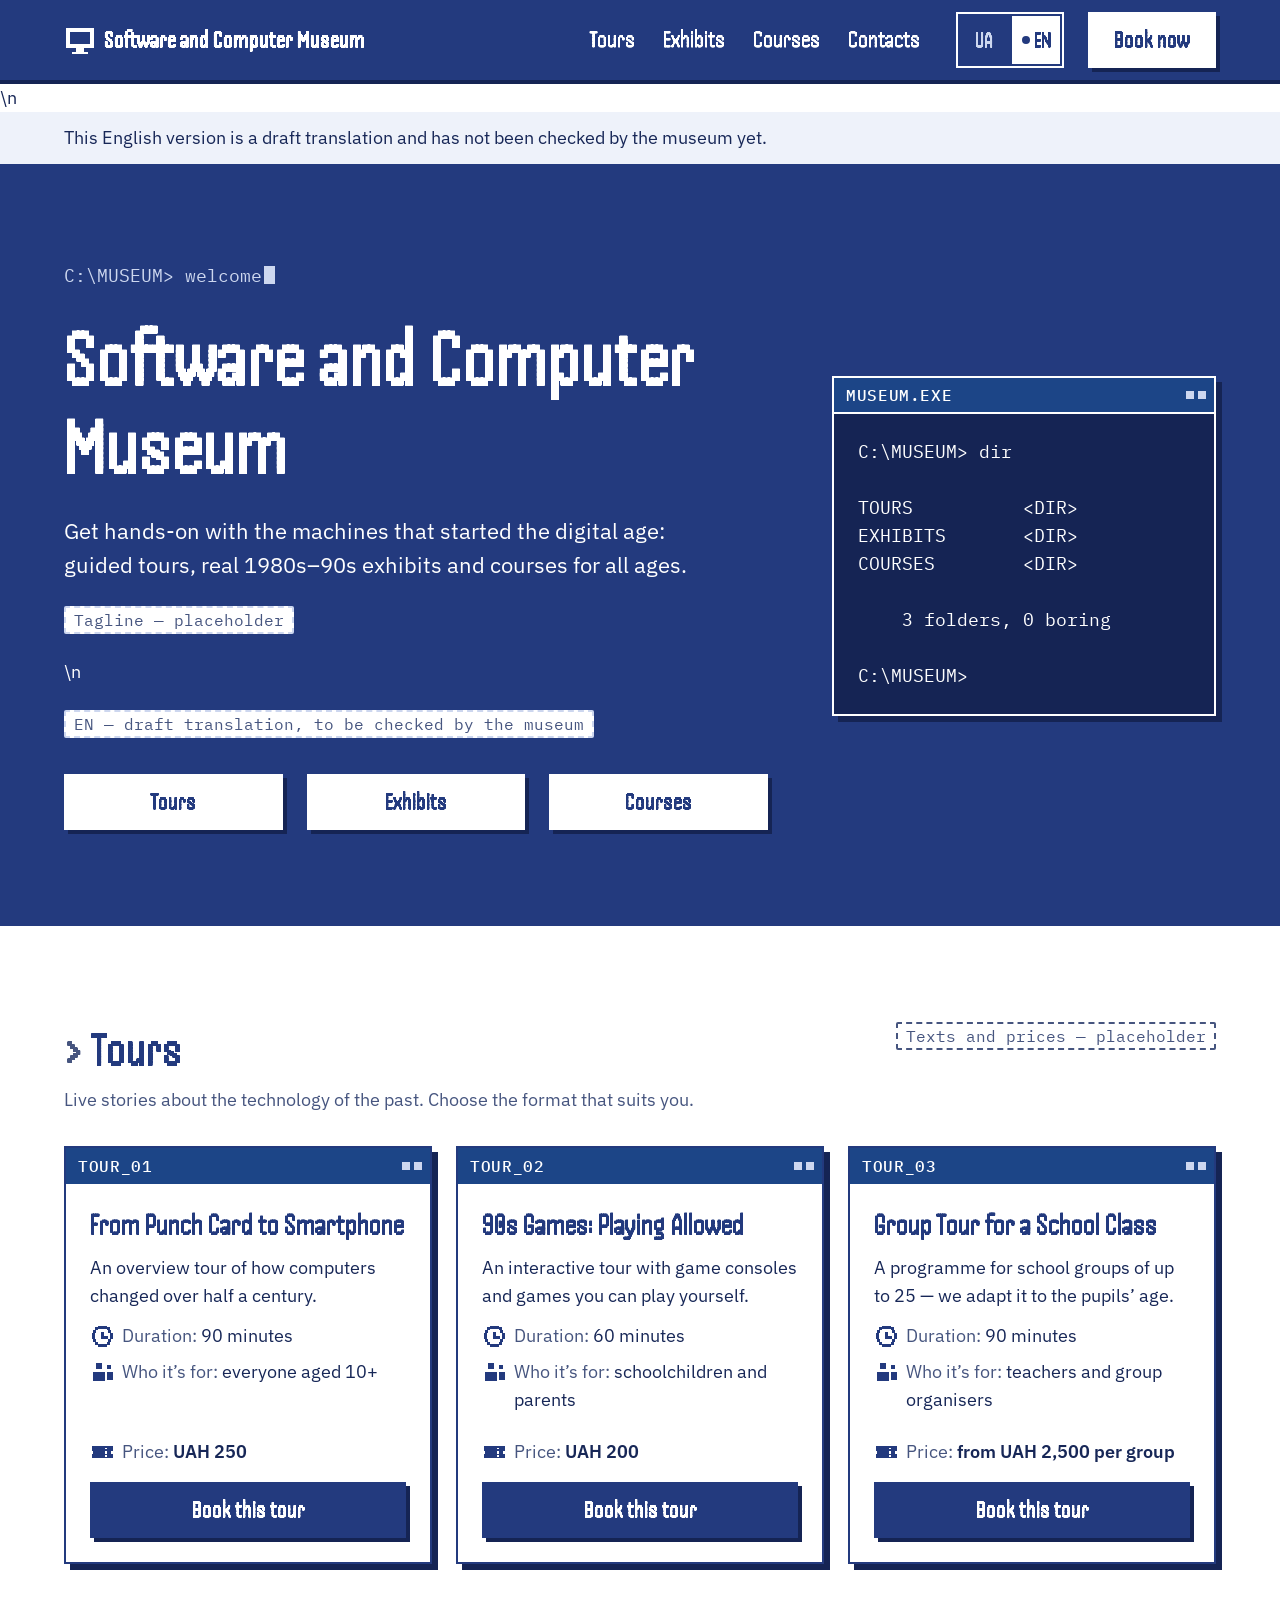
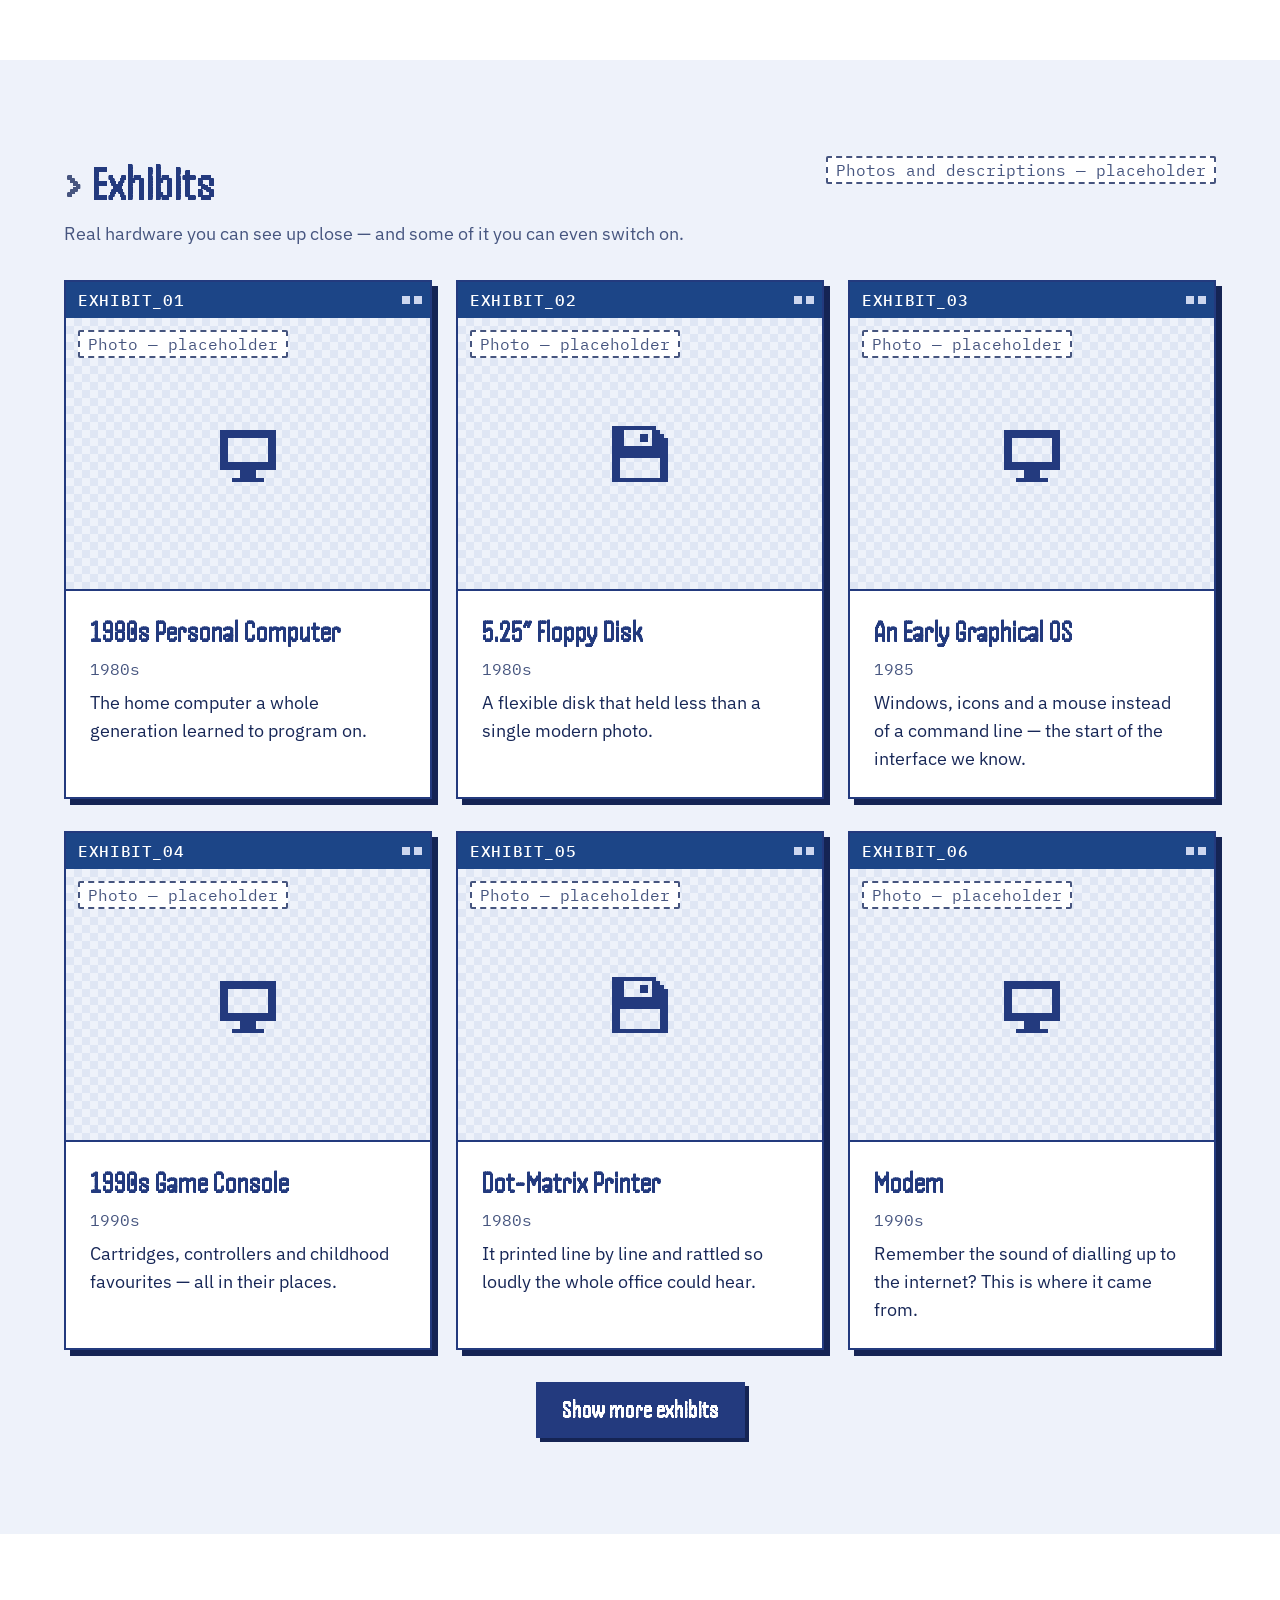
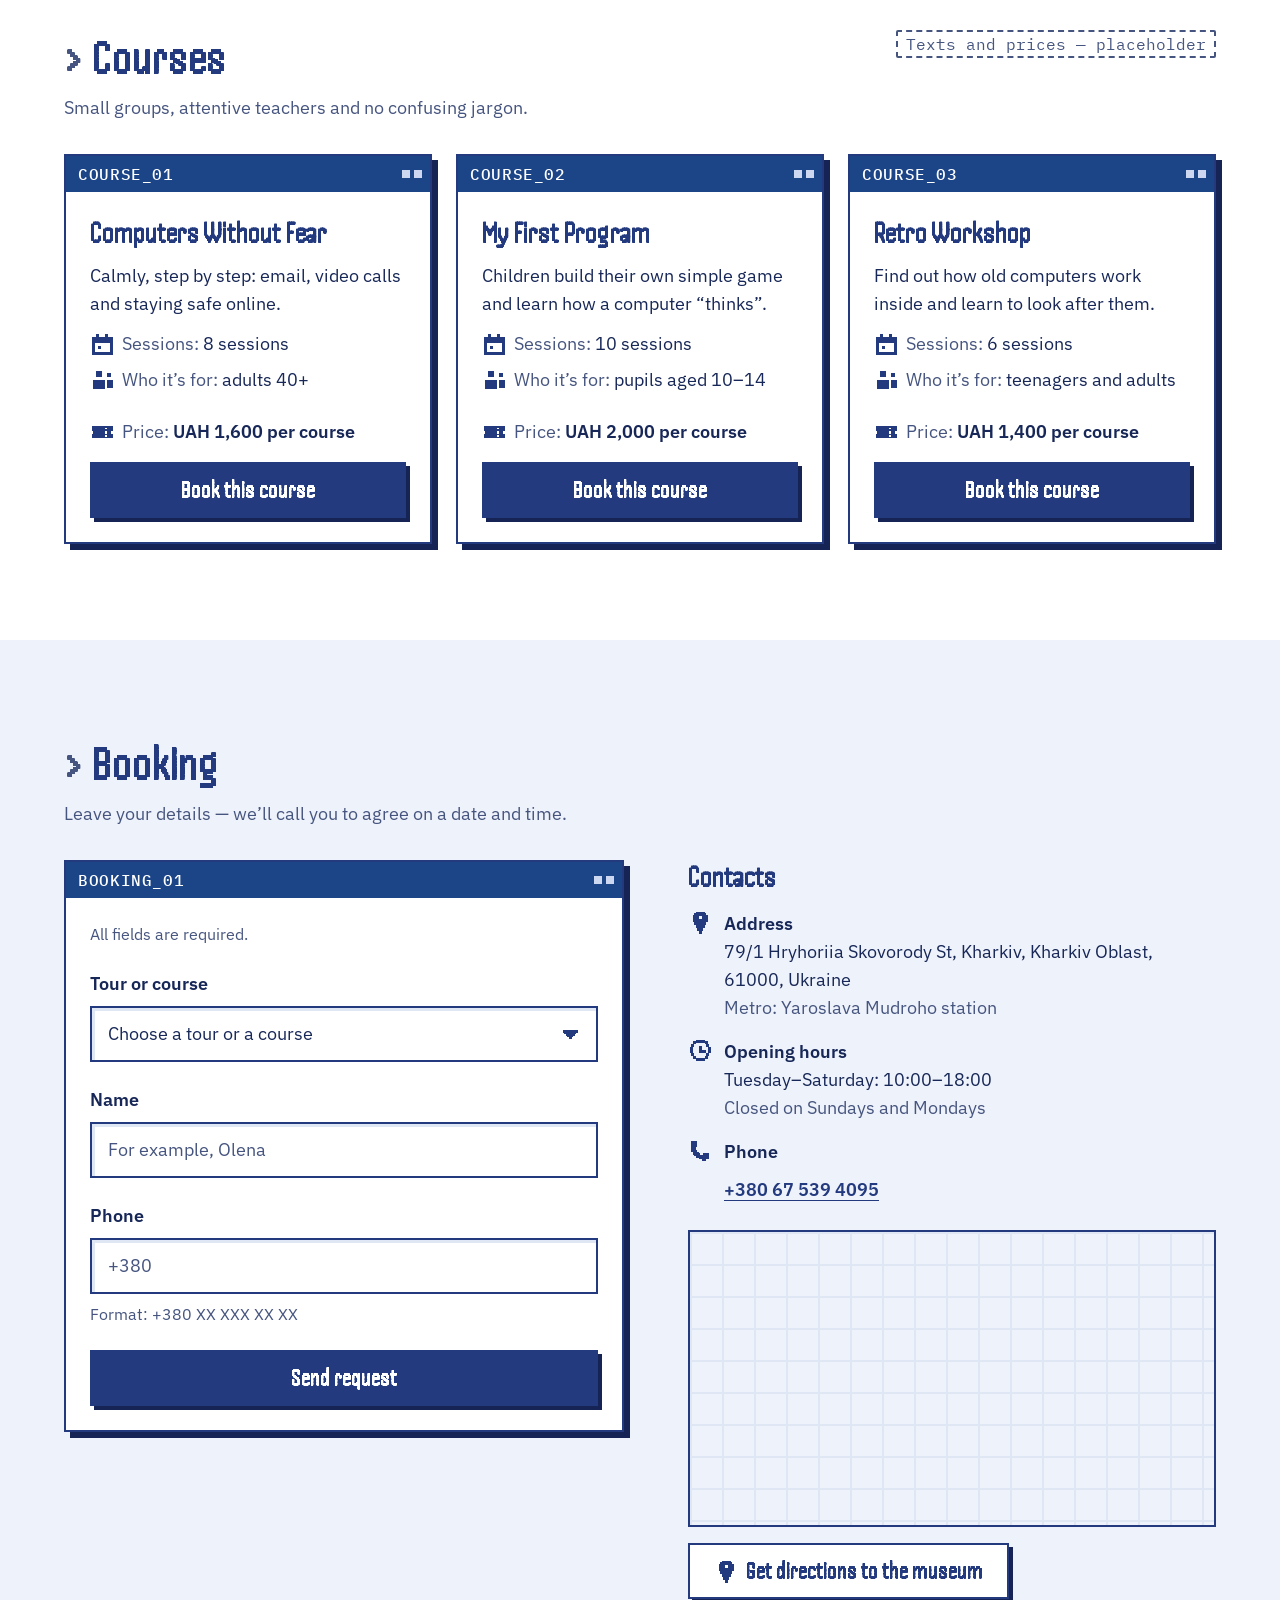
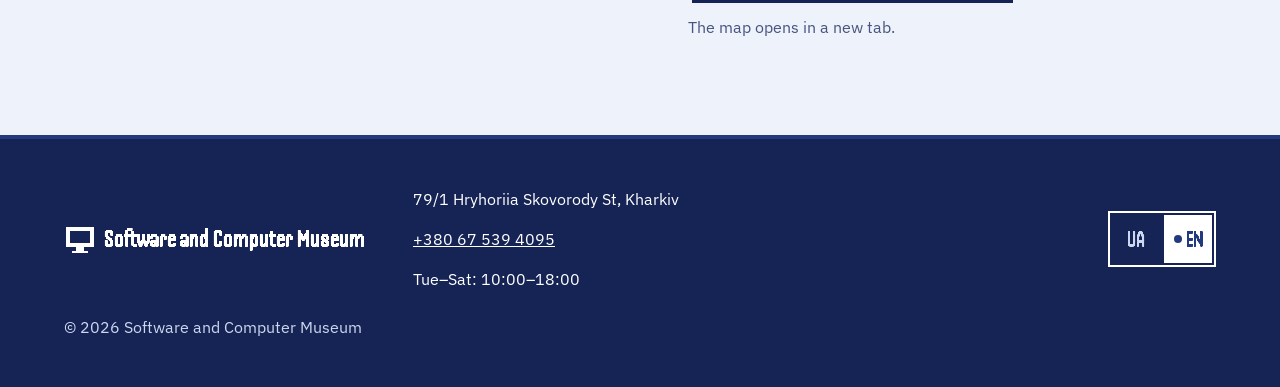
<file: en/index.html>
<!doctype html>
<html lang="en">
<head>
  <meta charset="utf-8">
  <meta name="viewport" content="width=device-width, initial-scale=1">
  <title>Software and Computer Museum — tours, exhibits and courses</title>
  <meta name="description" content="Guided tours, real 1980s–90s exhibits and courses for all ages at the Software and Computer Museum.">
  <link rel="alternate" hreflang="uk" href="../index.html">
  <link rel="alternate" hreflang="en" href="index.html">
  <link rel="preconnect" href="https://fonts.googleapis.com">
  <link rel="preconnect" href="https://fonts.gstatic.com" crossorigin>
  <link rel="stylesheet" href="https://fonts.googleapis.com/css2?family=IBM+Plex+Mono:wght@400;500&family=IBM+Plex+Sans:wght@400;600&family=Handjet:wght@400..700&display=swap">
  <link rel="stylesheet" href="../css/tokens.css">
  <link rel="stylesheet" href="../css/bundle.css">
  <link rel="stylesheet" href="../css/site.css">
  <script src="../js/nav.js" defer></script>
  <script src="../js/exhibits.js" defer></script>
  <script src="../js/signup.js" defer></script>
</head>
<body>
<div class="scm" id="top">
<a class="mus-skip" href="#main">Skip to main content</a>

<!-- ============ 1. Шапка ============ -->
<header class="scm-header scm-on-brand">
  <div class="scm-header__inner">
    <a class="scm-logo" href="#top" aria-label="Software and Computer Museum — back to top">
      <svg class="mus-ico mus-ico--lg" viewBox="0 0 16 16" fill="currentColor" aria-hidden="true"><path d="M1 2h14v10H1zM3 4v6h10V4zM6 12h4v2H6zM4 14h8v1H4z"/></svg>
      <span>Software and Computer Museum</span>
    </a>
    <nav class="scm-nav" aria-label="Page sections">
      <a href="#tours">Tours</a>
      <a href="#exhibits">Exhibits</a>
      <a href="#courses">Courses</a>
      <a href="#contacts">Contacts</a>
    </nav>
    <div class="scm-lang" role="group" aria-label="Site language">
      <a href="../index.html" hreflang="uk" lang="uk" aria-label="UA — Ukrainian">UA</a>
      <a href="index.html" aria-current="page" aria-label="EN — English">EN</a>
    </div>
    <a class="scm-btn scm-btn--inverse scm-header__cta" href="#signup" aria-label="Book a tour or a course">Book now</a>
    <button type="button" class="scm-btn scm-btn--inverse scm-menu-btn" aria-expanded="false" aria-controls="mobile-nav">
      <svg class="mus-ico" viewBox="0 0 16 16" fill="currentColor" aria-hidden="true"><path d="M2 3h12v2H2zM2 7h12v2H2zM2 11h12v2H2z"/></svg>
      <span>Menu</span>
    </button>
  </div>
  <nav class="mus-mobile-nav" id="mobile-nav" aria-label="Menu" hidden>
    <a href="#tours">Tours</a>
    <a href="#exhibits">Exhibits</a>
    <a href="#courses">Courses</a>
    <a href="#contacts">Contacts</a>
    <a href="#signup">Book a tour or a course</a>
  </nav>
</header>

<main id="main" tabindex="-1">\n<p class="mus-lang-note">This English version is a draft translation and has not been checked by the museum yet.</p>

<!-- ============ 2. Перший екран ============ -->
<section class="scm-hero scm-on-brand" aria-labelledby="hero-title">
  <div class="mus-hero-grid">
    <div class="scm-hero__inner">
      <p class="scm-prompt" aria-hidden="true">C:\MUSEUM&gt; welcome<span class="scm-cursor"></span></p>
      <h1 class="scm-hero__title" id="hero-title">Software and Computer Museum</h1>
      <p class="scm-hero__lead">Get hands-on with the machines that started the digital age: guided tours, real 1980s–90s exhibits and courses for all ages.</p>
      <span class="scm-placeholder-tag">Tagline — placeholder</span>\n      <span class="scm-placeholder-tag">EN — draft translation, to be checked by the museum</span>
      <div class="scm-hero__actions">
        <a class="scm-btn scm-btn--inverse" href="#tours">Tours</a>
        <a class="scm-btn scm-btn--inverse" href="#exhibits">Exhibits</a>
        <a class="scm-btn scm-btn--inverse" href="#courses">Courses</a>
      </div>
    </div>
    <div class="scm-window mus-terminal" aria-hidden="true">
      <div class="scm-window__bar"><span>MUSEUM.EXE</span><span class="scm-window__controls"><span></span><span></span></span></div>
<pre>C:\MUSEUM&gt; dir

TOURS          &lt;DIR&gt;
EXHIBITS       &lt;DIR&gt;
COURSES        &lt;DIR&gt;

    3 folders, 0 boring

C:\MUSEUM&gt; </pre>
    </div>
  </div>
</section>

<!-- ============ 3. Екскурсії ============ -->
<section class="scm-section" id="tours" aria-labelledby="tours-title">
  <div class="scm-container">
    <div class="mus-head-row">
      <div class="scm-section__head">
        <h2 class="scm-section__title" id="tours-title">Tours</h2>
        <p class="scm-section__lead">Live stories about the technology of the past. Choose the format that suits you.</p>
      </div>
      <span class="scm-placeholder-tag">Texts and prices — placeholder</span>
    </div>
    <div class="scm-grid">

      <article class="scm-window">
        <div class="scm-window__bar" aria-hidden="true"><span>TOUR_01</span><span class="scm-window__controls"><span></span><span></span></span></div>
        <div class="scm-window__body">
          <h3 class="scm-window__title">From Punch Card to Smartphone</h3>
          <p>An overview tour of how computers changed over half a century.</p>
          <ul class="scm-meta">
            <li><svg class="mus-ico" viewBox="0 0 16 16" fill="currentColor" aria-hidden="true"><path d="M5 1h6v1h2v2h1v2h1v4h-1v2h-1v2h-2v1H5v-1H3v-2H2v-2H1V6h1V4h1V2h2zM5 3v1H4v2H3v4h1v2h1v1h6v-1h1v-2h1V6h-1V4h-1V3zM7 5h2v3h3v2H7z"/></svg><span><span class="scm-meta__label">Duration:</span> 90 minutes</span></li>
            <li><svg class="mus-ico" viewBox="0 0 16 16" fill="currentColor" aria-hidden="true"><path d="M4 2h4v4H4zM2 8h8v6H2zM11 3h3v3h-3zM11 8h4v5h-4z"/></svg><span><span class="scm-meta__label">Who it’s for:</span> everyone aged 10+</span></li>
          </ul>
          <div class="scm-window__footer">
            <p class="scm-price"><svg class="mus-ico" viewBox="0 0 16 16" fill="currentColor" aria-hidden="true"><path d="M1 4h14v3h-1v2h1v3H1V9h1V7H1zM10 5v1h1V5zM10 7v2h1V7zM10 10v1h1v-1z"/></svg><span><span class="scm-meta__label">Price:</span> UAH 250</span></p>
            <a class="scm-btn scm-btn--primary scm-btn--block" href="#signup" data-direction="tour-1" aria-label="Book the tour “From Punch Card to Smartphone”">Book this tour</a>
          </div>
        </div>
      </article>

      <article class="scm-window">
        <div class="scm-window__bar" aria-hidden="true"><span>TOUR_02</span><span class="scm-window__controls"><span></span><span></span></span></div>
        <div class="scm-window__body">
          <h3 class="scm-window__title">90s Games: Playing Allowed</h3>
          <p>An interactive tour with game consoles and games you can play yourself.</p>
          <ul class="scm-meta">
            <li><svg class="mus-ico" viewBox="0 0 16 16" fill="currentColor" aria-hidden="true"><path d="M5 1h6v1h2v2h1v2h1v4h-1v2h-1v2h-2v1H5v-1H3v-2H2v-2H1V6h1V4h1V2h2zM5 3v1H4v2H3v4h1v2h1v1h6v-1h1v-2h1V6h-1V4h-1V3zM7 5h2v3h3v2H7z"/></svg><span><span class="scm-meta__label">Duration:</span> 60 minutes</span></li>
            <li><svg class="mus-ico" viewBox="0 0 16 16" fill="currentColor" aria-hidden="true"><path d="M4 2h4v4H4zM2 8h8v6H2zM11 3h3v3h-3zM11 8h4v5h-4z"/></svg><span><span class="scm-meta__label">Who it’s for:</span> schoolchildren and parents</span></li>
          </ul>
          <div class="scm-window__footer">
            <p class="scm-price"><svg class="mus-ico" viewBox="0 0 16 16" fill="currentColor" aria-hidden="true"><path d="M1 4h14v3h-1v2h1v3H1V9h1V7H1zM10 5v1h1V5zM10 7v2h1V7zM10 10v1h1v-1z"/></svg><span><span class="scm-meta__label">Price:</span> UAH 200</span></p>
            <a class="scm-btn scm-btn--primary scm-btn--block" href="#signup" data-direction="tour-2" aria-label="Book the tour “90s Games”">Book this tour</a>
          </div>
        </div>
      </article>

      <article class="scm-window">
        <div class="scm-window__bar" aria-hidden="true"><span>TOUR_03</span><span class="scm-window__controls"><span></span><span></span></span></div>
        <div class="scm-window__body">
          <h3 class="scm-window__title">Group Tour for a School Class</h3>
          <p>A programme for school groups of up to 25 — we adapt it to the pupils’ age.</p>
          <ul class="scm-meta">
            <li><svg class="mus-ico" viewBox="0 0 16 16" fill="currentColor" aria-hidden="true"><path d="M5 1h6v1h2v2h1v2h1v4h-1v2h-1v2h-2v1H5v-1H3v-2H2v-2H1V6h1V4h1V2h2zM5 3v1H4v2H3v4h1v2h1v1h6v-1h1v-2h1V6h-1V4h-1V3zM7 5h2v3h3v2H7z"/></svg><span><span class="scm-meta__label">Duration:</span> 90 minutes</span></li>
            <li><svg class="mus-ico" viewBox="0 0 16 16" fill="currentColor" aria-hidden="true"><path d="M4 2h4v4H4zM2 8h8v6H2zM11 3h3v3h-3zM11 8h4v5h-4z"/></svg><span><span class="scm-meta__label">Who it’s for:</span> teachers and group organisers</span></li>
          </ul>
          <div class="scm-window__footer">
            <p class="scm-price"><svg class="mus-ico" viewBox="0 0 16 16" fill="currentColor" aria-hidden="true"><path d="M1 4h14v3h-1v2h1v3H1V9h1V7H1zM10 5v1h1V5zM10 7v2h1V7zM10 10v1h1v-1z"/></svg><span><span class="scm-meta__label">Price:</span> from UAH 2,500 per group</span></p>
            <a class="scm-btn scm-btn--primary scm-btn--block" href="#signup" data-direction="tour-3" aria-label="Book the group tour for a school class">Book this tour</a>
          </div>
        </div>
      </article>

    </div>
  </div>
</section>

<!-- ============ 4. Експонати ============ -->
<section class="scm-section scm-section--tint" id="exhibits" aria-labelledby="exhibits-title">
  <div class="scm-container">
    <div class="mus-head-row">
      <div class="scm-section__head">
        <h2 class="scm-section__title" id="exhibits-title">Exhibits</h2>
        <p class="scm-section__lead">Real hardware you can see up close — and some of it you can even switch on.</p>
      </div>
      <span class="scm-placeholder-tag">Photos and descriptions — placeholder</span>
    </div>
    <div class="scm-grid" id="exhibits-grid">

      <article class="scm-window">
        <div class="scm-window__bar" aria-hidden="true"><span>EXHIBIT_01</span><span class="scm-window__controls"><span></span><span></span></span></div>
        <div class="mus-exhibit">
          <div class="scm-exhibit__photo" role="img" aria-label="A 1980s personal computer with keyboard and monitor on display at the museum"><span class="scm-placeholder-tag">Photo — placeholder</span><svg class="mus-ico mus-ico--xl" viewBox="0 0 16 16" fill="currentColor" aria-hidden="true"><path d="M1 2h14v10H1zM3 4v6h10V4zM6 12h4v2H6zM4 14h8v1H4z"/></svg></div>
          <div class="scm-window__body">
            <h3 class="scm-window__title">1980s Personal Computer</h3>
            <p class="scm-exhibit__year">1980s</p>
            <p>The home computer a whole generation learned to program on.</p>
          </div>
        </div>
      </article>

      <article class="scm-window">
        <div class="scm-window__bar" aria-hidden="true"><span>EXHIBIT_02</span><span class="scm-window__controls"><span></span><span></span></span></div>
        <div class="mus-exhibit">
          <div class="scm-exhibit__photo" role="img" aria-label="A 5.25″ floppy disk in a paper sleeve on display at the museum"><span class="scm-placeholder-tag">Photo — placeholder</span><svg class="mus-ico mus-ico--xl" viewBox="0 0 16 16" fill="currentColor" aria-hidden="true"><path d="M1 1h11v1h1v1h1v1h1v11H1zM4 2v4h7V2zM3 9v5h10V9zM8 3h2v2H8z"/></svg></div>
          <div class="scm-window__body">
            <h3 class="scm-window__title">5.25″ Floppy Disk</h3>
            <p class="scm-exhibit__year">1980s</p>
            <p>A flexible disk that held less than a single modern photo.</p>
          </div>
        </div>
      </article>

      <article class="scm-window">
        <div class="scm-window__bar" aria-hidden="true"><span>EXHIBIT_03</span><span class="scm-window__controls"><span></span><span></span></span></div>
        <div class="mus-exhibit">
          <div class="scm-exhibit__photo" role="img" aria-label="A computer screen with an early graphical operating system: windows, icons and a mouse pointer"><span class="scm-placeholder-tag">Photo — placeholder</span><svg class="mus-ico mus-ico--xl" viewBox="0 0 16 16" fill="currentColor" aria-hidden="true"><path d="M1 2h14v10H1zM3 4v6h10V4zM6 12h4v2H6zM4 14h8v1H4z"/></svg></div>
          <div class="scm-window__body">
            <h3 class="scm-window__title">An Early Graphical OS</h3>
            <p class="scm-exhibit__year">1985</p>
            <p>Windows, icons and a mouse instead of a command line — the start of the interface we know.</p>
          </div>
        </div>
      </article>

      <article class="scm-window">
        <div class="scm-window__bar" aria-hidden="true"><span>EXHIBIT_04</span><span class="scm-window__controls"><span></span><span></span></span></div>
        <div class="mus-exhibit">
          <div class="scm-exhibit__photo" role="img" aria-label="A 1990s game console with two controllers and a cartridge on display at the museum"><span class="scm-placeholder-tag">Photo — placeholder</span><svg class="mus-ico mus-ico--xl" viewBox="0 0 16 16" fill="currentColor" aria-hidden="true"><path d="M1 2h14v10H1zM3 4v6h10V4zM6 12h4v2H6zM4 14h8v1H4z"/></svg></div>
          <div class="scm-window__body">
            <h3 class="scm-window__title">1990s Game Console</h3>
            <p class="scm-exhibit__year">1990s</p>
            <p>Cartridges, controllers and childhood favourites — all in their places.</p>
          </div>
        </div>
      </article>

      <article class="scm-window">
        <div class="scm-window__bar" aria-hidden="true"><span>EXHIBIT_05</span><span class="scm-window__controls"><span></span><span></span></span></div>
        <div class="mus-exhibit">
          <div class="scm-exhibit__photo" role="img" aria-label="A dot-matrix printer with continuous perforated paper on display at the museum"><span class="scm-placeholder-tag">Photo — placeholder</span><svg class="mus-ico mus-ico--xl" viewBox="0 0 16 16" fill="currentColor" aria-hidden="true"><path d="M1 1h11v1h1v1h1v1h1v11H1zM4 2v4h7V2zM3 9v5h10V9zM8 3h2v2H8z"/></svg></div>
          <div class="scm-window__body">
            <h3 class="scm-window__title">Dot-Matrix Printer</h3>
            <p class="scm-exhibit__year">1980s</p>
            <p>It printed line by line and rattled so loudly the whole office could hear.</p>
          </div>
        </div>
      </article>

      <article class="scm-window">
        <div class="scm-window__bar" aria-hidden="true"><span>EXHIBIT_06</span><span class="scm-window__controls"><span></span><span></span></span></div>
        <div class="mus-exhibit">
          <div class="scm-exhibit__photo" role="img" aria-label="A 1990s external modem with a phone cable on display at the museum"><span class="scm-placeholder-tag">Photo — placeholder</span><svg class="mus-ico mus-ico--xl" viewBox="0 0 16 16" fill="currentColor" aria-hidden="true"><path d="M1 2h14v10H1zM3 4v6h10V4zM6 12h4v2H6zM4 14h8v1H4z"/></svg></div>
          <div class="scm-window__body">
            <h3 class="scm-window__title">Modem</h3>
            <p class="scm-exhibit__year">1990s</p>
            <p>Remember the sound of dialling up to the internet? This is where it came from.</p>
          </div>
        </div>
      </article>

      <!-- Placeholders 07–09: hidden until "Show more exhibits" is pressed. -->
      <article class="scm-window mus-exhibit-extra" hidden>
        <div class="scm-window__bar" aria-hidden="true"><span>EXHIBIT_07</span><span class="scm-window__controls"><span></span><span></span></span></div>
        <div class="mus-exhibit">
          <div class="scm-exhibit__photo" role="img" aria-label="A cassette recorder for storing programs next to a home computer on display at the museum"><span class="scm-placeholder-tag">Photo — placeholder</span><svg class="mus-ico mus-ico--xl" viewBox="0 0 16 16" fill="currentColor" aria-hidden="true"><path d="M1 1h11v1h1v1h1v1h1v11H1zM4 2v4h7V2zM3 9v5h10V9zM8 3h2v2H8z"/></svg></div>
          <div class="scm-window__body">
            <h3 class="scm-window__title">Cassette Data Drive</h3>
            <p class="scm-exhibit__year">1980s</p>
            <p>Programs were saved on ordinary audio cassettes and took minutes to load.</p>
          </div>
        </div>
      </article>

      <article class="scm-window mus-exhibit-extra" hidden>
        <div class="scm-window__bar" aria-hidden="true"><span>EXHIBIT_08</span><span class="scm-window__controls"><span></span><span></span></span></div>
        <div class="mus-exhibit">
          <div class="scm-exhibit__photo" role="img" aria-label="A ball mouse and mouse pad on display at the museum"><span class="scm-placeholder-tag">Photo — placeholder</span><svg class="mus-ico mus-ico--xl" viewBox="0 0 16 16" fill="currentColor" aria-hidden="true"><path d="M1 2h14v10H1zM3 4v6h10V4zM6 12h4v2H6zM4 14h8v1H4z"/></svg></div>
          <div class="scm-window__body">
            <h3 class="scm-window__title">Ball Mouse</h3>
            <p class="scm-exhibit__year">1990s</p>
            <p>Every so often you had to take the ball out and clean it, or the pointer would stick.</p>
          </div>
        </div>
      </article>

      <article class="scm-window mus-exhibit-extra" hidden>
        <div class="scm-window__bar" aria-hidden="true"><span>EXHIBIT_09</span><span class="scm-window__controls"><span></span><span></span></span></div>
        <div class="mus-exhibit">
          <div class="scm-exhibit__photo" role="img" aria-label="A 1990s portable computer with its lid open on display at the museum"><span class="scm-placeholder-tag">Photo — placeholder</span><svg class="mus-ico mus-ico--xl" viewBox="0 0 16 16" fill="currentColor" aria-hidden="true"><path d="M1 2h14v10H1zM3 4v6h10V4zM6 12h4v2H6zM4 14h8v1H4z"/></svg></div>
          <div class="scm-window__body">
            <h3 class="scm-window__title">Portable Computer</h3>
            <p class="scm-exhibit__year">1990s</p>
            <p>Early laptops weighed several kilos and ran on battery for only a short while.</p>
          </div>
        </div>
      </article>

      <!-- Add exhibits beyond six here with class mus-exhibit-extra and the hidden attribute:
           the "Show more exhibits" button reveals them (js/exhibits.js). -->
    </div>
    <div class="mus-more">
      <button type="button" class="scm-btn scm-btn--primary" id="exhibits-more" aria-controls="exhibits-grid" aria-disabled="true"
              data-label-more="Show more exhibits" data-label-done="All exhibits shown">
        <svg class="mus-ico" viewBox="0 0 16 16" fill="currentColor" aria-hidden="true"><path d="M13 3h2v3h-1v1h-1v1h-1v1h-1v1h-1v1H9v1H8v1H6v-1H5v-1H4v-1H3V9H2V7h2v1h1v1h1v1h2V9h1V8h1V7h1V6h1V5h1z"/></svg>
        <span>All exhibits shown</span>
      </button>
    </div>
  </div>
</section>

<!-- ============ 5. Курси ============ -->
<section class="scm-section" id="courses" aria-labelledby="courses-title">
  <div class="scm-container">
    <div class="mus-head-row">
      <div class="scm-section__head">
        <h2 class="scm-section__title" id="courses-title">Courses</h2>
        <p class="scm-section__lead">Small groups, attentive teachers and no confusing jargon.</p>
      </div>
      <span class="scm-placeholder-tag">Texts and prices — placeholder</span>
    </div>
    <div class="scm-grid">

      <article class="scm-window">
        <div class="scm-window__bar" aria-hidden="true"><span>COURSE_01</span><span class="scm-window__controls"><span></span><span></span></span></div>
        <div class="scm-window__body">
          <h3 class="scm-window__title">Computers Without Fear</h3>
          <p>Calmly, step by step: email, video calls and staying safe online.</p>
          <ul class="scm-meta">
            <li><svg class="mus-ico" viewBox="0 0 16 16" fill="currentColor" aria-hidden="true"><path d="M1 3h14v12H1zM3 7v6h10V7zM4 1h2v3H4zM10 1h2v3h-2zM5 9h2v2H5z"/></svg><span><span class="scm-meta__label">Sessions:</span> 8 sessions</span></li>
            <li><svg class="mus-ico" viewBox="0 0 16 16" fill="currentColor" aria-hidden="true"><path d="M4 2h4v4H4zM2 8h8v6H2zM11 3h3v3h-3zM11 8h4v5h-4z"/></svg><span><span class="scm-meta__label">Who it’s for:</span> adults 40+</span></li>
          </ul>
          <div class="scm-window__footer">
            <p class="scm-price"><svg class="mus-ico" viewBox="0 0 16 16" fill="currentColor" aria-hidden="true"><path d="M1 4h14v3h-1v2h1v3H1V9h1V7H1zM10 5v1h1V5zM10 7v2h1V7zM10 10v1h1v-1z"/></svg><span><span class="scm-meta__label">Price:</span> UAH 1,600 per course</span></p>
            <a class="scm-btn scm-btn--primary scm-btn--block" href="#signup" data-direction="course-1" aria-label="Book the course “Computers Without Fear”">Book this course</a>
          </div>
        </div>
      </article>

      <article class="scm-window">
        <div class="scm-window__bar" aria-hidden="true"><span>COURSE_02</span><span class="scm-window__controls"><span></span><span></span></span></div>
        <div class="scm-window__body">
          <h3 class="scm-window__title">My First Program</h3>
          <p>Children build their own simple game and learn how a computer “thinks”.</p>
          <ul class="scm-meta">
            <li><svg class="mus-ico" viewBox="0 0 16 16" fill="currentColor" aria-hidden="true"><path d="M1 3h14v12H1zM3 7v6h10V7zM4 1h2v3H4zM10 1h2v3h-2zM5 9h2v2H5z"/></svg><span><span class="scm-meta__label">Sessions:</span> 10 sessions</span></li>
            <li><svg class="mus-ico" viewBox="0 0 16 16" fill="currentColor" aria-hidden="true"><path d="M4 2h4v4H4zM2 8h8v6H2zM11 3h3v3h-3zM11 8h4v5h-4z"/></svg><span><span class="scm-meta__label">Who it’s for:</span> pupils aged 10–14</span></li>
          </ul>
          <div class="scm-window__footer">
            <p class="scm-price"><svg class="mus-ico" viewBox="0 0 16 16" fill="currentColor" aria-hidden="true"><path d="M1 4h14v3h-1v2h1v3H1V9h1V7H1zM10 5v1h1V5zM10 7v2h1V7zM10 10v1h1v-1z"/></svg><span><span class="scm-meta__label">Price:</span> UAH 2,000 per course</span></p>
            <a class="scm-btn scm-btn--primary scm-btn--block" href="#signup" data-direction="course-2" aria-label="Book the course “My First Program”">Book this course</a>
          </div>
        </div>
      </article>

      <article class="scm-window">
        <div class="scm-window__bar" aria-hidden="true"><span>COURSE_03</span><span class="scm-window__controls"><span></span><span></span></span></div>
        <div class="scm-window__body">
          <h3 class="scm-window__title">Retro Workshop</h3>
          <p>Find out how old computers work inside and learn to look after them.</p>
          <ul class="scm-meta">
            <li><svg class="mus-ico" viewBox="0 0 16 16" fill="currentColor" aria-hidden="true"><path d="M1 3h14v12H1zM3 7v6h10V7zM4 1h2v3H4zM10 1h2v3h-2zM5 9h2v2H5z"/></svg><span><span class="scm-meta__label">Sessions:</span> 6 sessions</span></li>
            <li><svg class="mus-ico" viewBox="0 0 16 16" fill="currentColor" aria-hidden="true"><path d="M4 2h4v4H4zM2 8h8v6H2zM11 3h3v3h-3zM11 8h4v5h-4z"/></svg><span><span class="scm-meta__label">Who it’s for:</span> teenagers and adults</span></li>
          </ul>
          <div class="scm-window__footer">
            <p class="scm-price"><svg class="mus-ico" viewBox="0 0 16 16" fill="currentColor" aria-hidden="true"><path d="M1 4h14v3h-1v2h1v3H1V9h1V7H1zM10 5v1h1V5zM10 7v2h1V7zM10 10v1h1v-1z"/></svg><span><span class="scm-meta__label">Price:</span> UAH 1,400 per course</span></p>
            <a class="scm-btn scm-btn--primary scm-btn--block" href="#signup" data-direction="course-3" aria-label="Book the course “Retro Workshop”">Book this course</a>
          </div>
        </div>
      </article>

    </div>
  </div>
</section>

<!-- ============ 6–7. Форма запису + Контакти ============ -->
<section class="scm-section scm-section--tint" id="signup" aria-labelledby="signup-title">
  <div class="scm-container">
    <div class="scm-section__head">
      <h2 class="scm-section__title" id="signup-title">Booking</h2>
      <p class="scm-section__lead">Leave your details — we’ll call you to agree on a date and time.</p>
    </div>
    <div class="mus-signup">

      <div class="scm-window">
        <div class="scm-window__bar" aria-hidden="true"><span>BOOKING_01</span><span class="scm-window__controls"><span></span><span></span></span></div>
        <div class="scm-window__body">
          <form class="scm-form" id="signup-form" novalidate aria-busy="false"
                data-msg-direction="Please choose a tour or a course."
                data-msg-name="Please enter your name."
                data-msg-phone="Check the number: +380 XX XXX XX XX"
                data-label-submit="Send request"
                data-label-retry="Send request again">
            <p class="scm-field__hint">All fields are required.</p>

            <div class="scm-field" data-field="direction">
              <label class="scm-field__label" for="f-direction">Tour or course</label>
              <div class="mus-select">
                <select class="scm-select" id="f-direction" name="direction" aria-required="true" aria-invalid="false">
                  <option value="">Choose a tour or a course</option>
                  <optgroup label="Tours">
                    <option value="tour-1">Tour: From Punch Card to Smartphone</option>
                    <option value="tour-2">Tour: 90s Games</option>
                    <option value="tour-3">Tour: Group tour for a class</option>
                  </optgroup>
                  <optgroup label="Courses">
                    <option value="course-1">Course: Computers Without Fear</option>
                    <option value="course-2">Course: My First Program</option>
                    <option value="course-3">Course: Retro Workshop</option>
                  </optgroup>
                </select>
                <svg class="mus-ico" viewBox="0 0 16 16" fill="currentColor" aria-hidden="true"><path d="M3 5h10v2h-1v1h-1v1h-1v1H9v1H7v-1H6V9H5V8H4V7H3z"/></svg>
              </div>
              <p class="scm-field__hint" id="f-direction-hint" hidden>Selected from the card — change it if needed.</p>
            </div>

            <div class="scm-field" data-field="name">
              <label class="scm-field__label" for="f-name">Name</label>
              <input class="scm-input" id="f-name" name="name" type="text" autocomplete="name" placeholder="For example, Olena" aria-required="true" aria-invalid="false">
            </div>

            <div class="scm-field" data-field="phone">
              <label class="scm-field__label" for="f-phone">Phone</label>
              <input class="scm-input" id="f-phone" name="phone" type="tel" inputmode="tel" autocomplete="tel" placeholder="+380" aria-required="true" aria-invalid="false" aria-describedby="f-phone-hint">
              <p class="scm-field__hint" id="f-phone-hint">Format: +380 XX XXX XX XX</p>
            </div>

            <p class="scm-form__fail" id="f-fail" role="alert" hidden><svg class="mus-ico" viewBox="0 0 16 16" fill="currentColor" aria-hidden="true"><path d="M7 1h2v2h1v2h1v2h1v2h1v2h1v4H2v-4h1V9h1V7h1V5h1V3h1zM7 5v4h2V5zM7 11v2h2v-2z"/></svg><span>We couldn’t send your request. Your details are saved — please try again or call us: <a href="tel:+380675394095">+380 67 539 4095</a>.</span></p>

            <p class="mus-sr" role="status" id="f-status"></p>
            <button type="submit" class="scm-btn scm-btn--primary scm-btn--block" id="f-submit">Send request</button>
            <button type="button" class="scm-btn scm-btn--primary scm-btn--block" id="f-sending" aria-disabled="true" hidden><svg class="mus-ico" viewBox="0 0 16 16" fill="currentColor" aria-hidden="true"><path d="M5 1h6v1h2v2h1v2h1v4h-1v2h-1v2h-2v1H5v-1H3v-2H2v-2H1V6h1V4h1V2h2zM5 3v1H4v2H3v4h1v2h1v1h6v-1h1v-2h1V6h-1V4h-1V3zM7 5h2v3h3v2H7z"/></svg><span>Sending your request…</span></button>
          </form>

          <div id="signup-success" hidden>
            <div class="scm-success" role="status" tabindex="-1">
              <svg class="mus-ico mus-ico--lg" viewBox="0 0 16 16" fill="currentColor" aria-hidden="true"><path d="M13 3h2v3h-1v1h-1v1h-1v1h-1v1h-1v1H9v1H8v1H6v-1H5v-1H4v-1H3V9H2V7h2v1h1v1h1v1h2V9h1V8h1V7h1V6h1V5h1z"/></svg>
              <div>
                <p class="scm-success__title">Thank you!</p>
                <p>We’ll call you back soon.</p>
              </div>
            </div>
            <button type="button" class="scm-btn scm-btn--secondary mus-again" id="signup-again">Send another request</button>
          </div>
        </div>
      </div>

      <div class="scm-contacts" id="contacts">
        <h3 class="mus-contacts-title">Contacts</h3>
        <ul class="mus-contacts-list">
          <li><svg class="mus-ico" viewBox="0 0 16 16" fill="currentColor" aria-hidden="true"><path d="M5 1h6v1h1v1h1v5h-1v2h-1v2h-1v2H9v2H7v-2H6v-2H5v-2H4V8H3V3h1V2h1zM7 4v2h2V4z"/></svg><span><span class="mus-label">Address</span>79/1 Hryhoriia Skovorody St, Kharkiv, Kharkiv Oblast, 61000, Ukraine<br><span class="mus-muted">Metro: Yaroslava Mudroho station</span></span></li>
          <li><svg class="mus-ico" viewBox="0 0 16 16" fill="currentColor" aria-hidden="true"><path d="M5 1h6v1h2v2h1v2h1v4h-1v2h-1v2h-2v1H5v-1H3v-2H2v-2H1V6h1V4h1V2h2zM5 3v1H4v2H3v4h1v2h1v1h6v-1h1v-2h1V6h-1V4h-1V3zM7 5h2v3h3v2H7z"/></svg><span><span class="mus-label">Opening hours</span>Tuesday–Saturday: 10:00–18:00<br><span class="mus-muted">Closed on Sundays and Mondays</span></span></li>
          <li><svg class="mus-ico" viewBox="0 0 16 16" fill="currentColor" aria-hidden="true"><path d="M2 2h4v4H5v2h1v1h1v1h1v1h2v-1h4v4h-2v1H9v-1H7v-1H5v-1H4v-1H3v-2H2z"/></svg><span><span class="mus-label">Phone</span><a href="tel:+380675394095" aria-label="Call: +380 67 539 4095">+380 67 539 4095</a></span></li>
        </ul>
        <div class="scm-map">
          <iframe title="Map: Software and Computer Museum, 79/1 Hryhoriia Skovorody St, Kharkiv"
            src="https://maps.google.com/maps?q=%D0%B2%D1%83%D0%BB.+%D0%93%D1%80%D0%B8%D0%B3%D0%BE%D1%80%D1%96%D1%8F+%D0%A1%D0%BA%D0%BE%D0%B2%D0%BE%D1%80%D0%BE%D0%B4%D0%B8+79%2F1+%D0%A5%D0%B0%D1%80%D0%BA%D1%96%D0%B2&amp;z=16&amp;hl=en&amp;output=embed"
            loading="lazy" referrerpolicy="no-referrer-when-downgrade"></iframe>
        </div>
        <a class="scm-btn scm-btn--secondary" href="https://www.google.com/maps/dir/?api=1&amp;destination=%D0%B2%D1%83%D0%BB.+%D0%93%D1%80%D0%B8%D0%B3%D0%BE%D1%80%D1%96%D1%8F+%D0%A1%D0%BA%D0%BE%D0%B2%D0%BE%D1%80%D0%BE%D0%B4%D0%B8+79%2F1+%D0%A5%D0%B0%D1%80%D0%BA%D1%96%D0%B2" target="_blank" rel="noopener" aria-describedby="route-hint" style="align-self: flex-start">
          <svg class="mus-ico" viewBox="0 0 16 16" fill="currentColor" aria-hidden="true"><path d="M5 1h6v1h1v1h1v5h-1v2h-1v2h-1v2H9v2H7v-2H6v-2H5v-2H4V8H3V3h1V2h1zM7 4v2h2V4z"/></svg>
          <span>Get directions to the museum</span>
        </a>
        <p class="scm-field__hint mus-route-hint" id="route-hint">The map opens in a new tab.</p>
      </div>

    </div>
  </div>
</section>
</main>

<!-- ============ 8. Підвал ============ -->
<footer class="scm-footer scm-on-brand">
  <div class="scm-footer__inner">
    <a class="scm-logo" href="#top" aria-label="Software and Computer Museum — back to top">
      <svg class="mus-ico mus-ico--lg" viewBox="0 0 16 16" fill="currentColor" aria-hidden="true"><path d="M1 2h14v10H1zM3 4v6h10V4zM6 12h4v2H6zM4 14h8v1H4z"/></svg>
      <span>Software and Computer Museum</span>
    </a>
    <div class="scm-footer__contacts">
      <span>79/1 Hryhoriia Skovorody St, Kharkiv</span>
      <a href="tel:+380675394095" aria-label="Call: +380 67 539 4095">+380 67 539 4095</a>
      <span>Tue–Sat: 10:00–18:00</span>
    </div>
    <div class="scm-lang mus-footer-lang" role="group" aria-label="Site language">
      <a href="../index.html" hreflang="uk" lang="uk" aria-label="UA — Ukrainian">UA</a>
      <a href="index.html" aria-current="page" aria-label="EN — English">EN</a>
    </div>
    <p class="scm-footer__copy">© 2026 Software and Computer Museum</p>
  </div>
</footer>

</div>
</body>
</html>
</file>
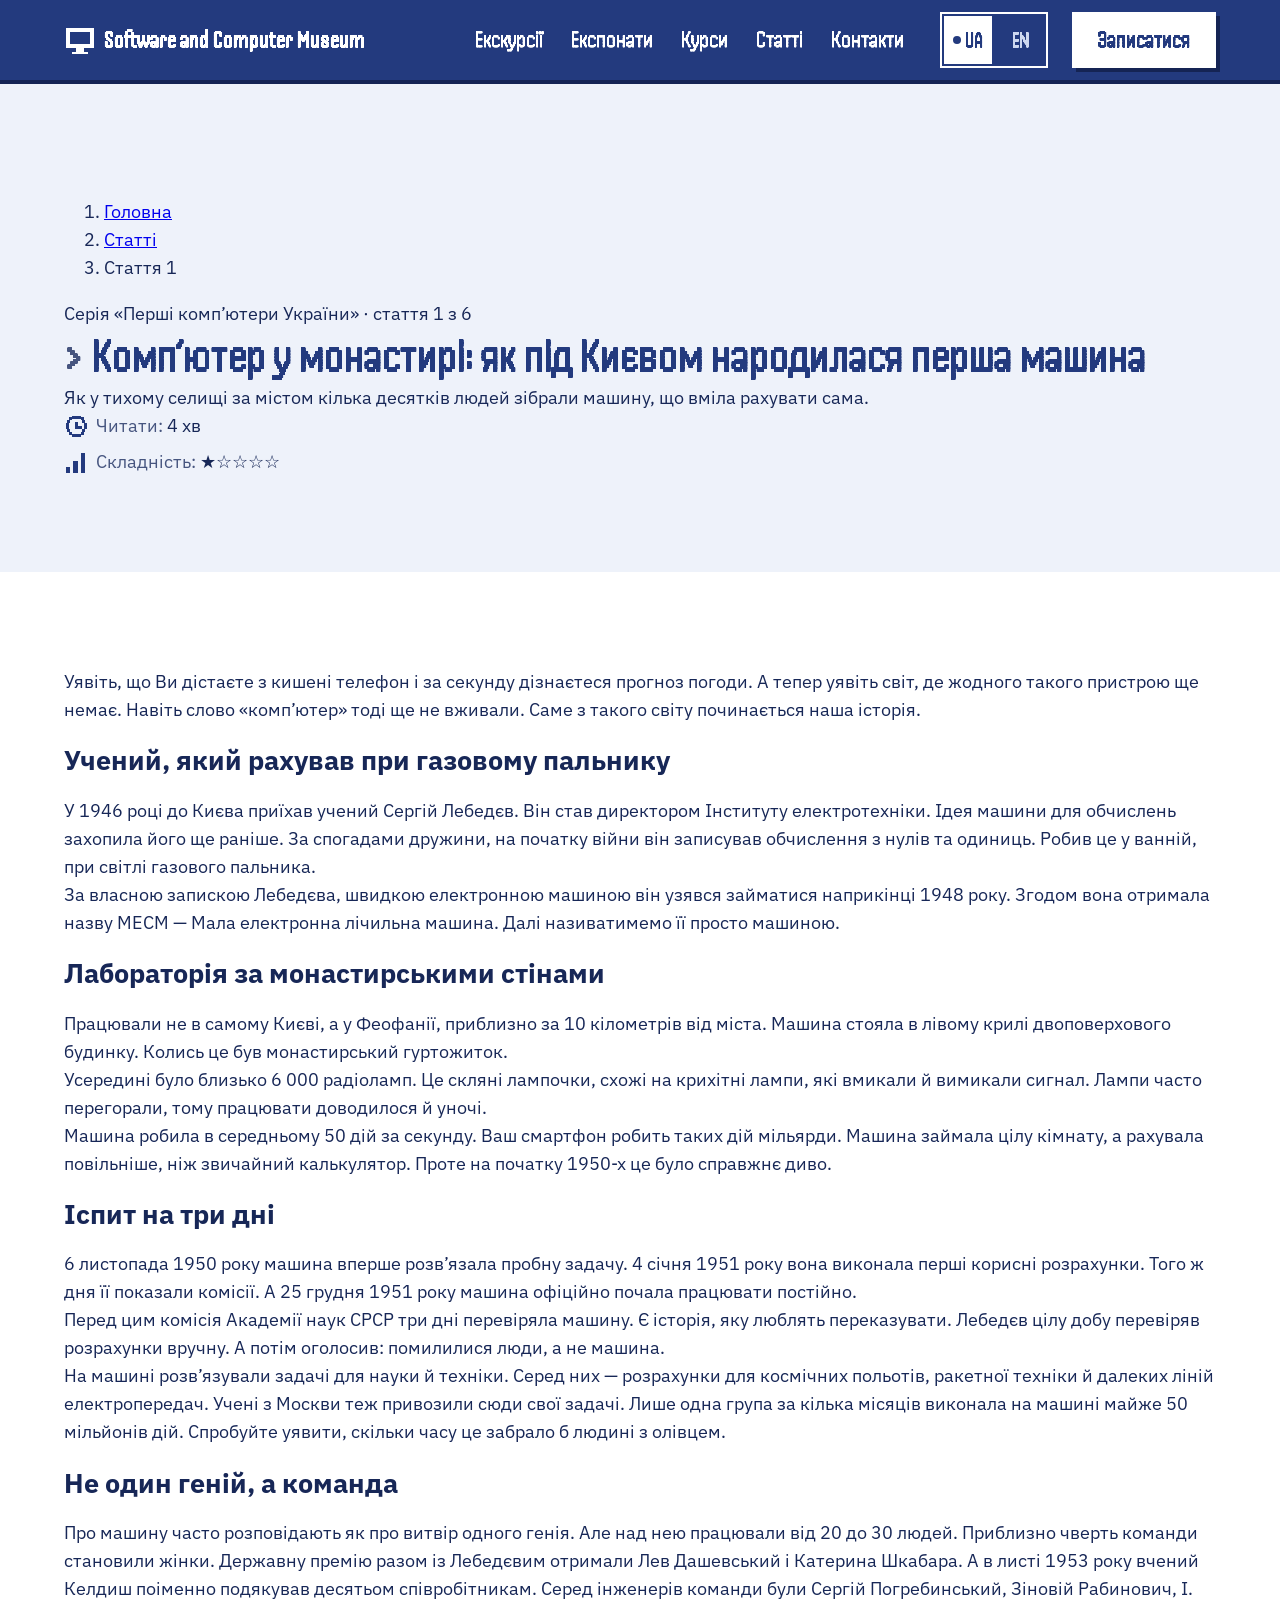
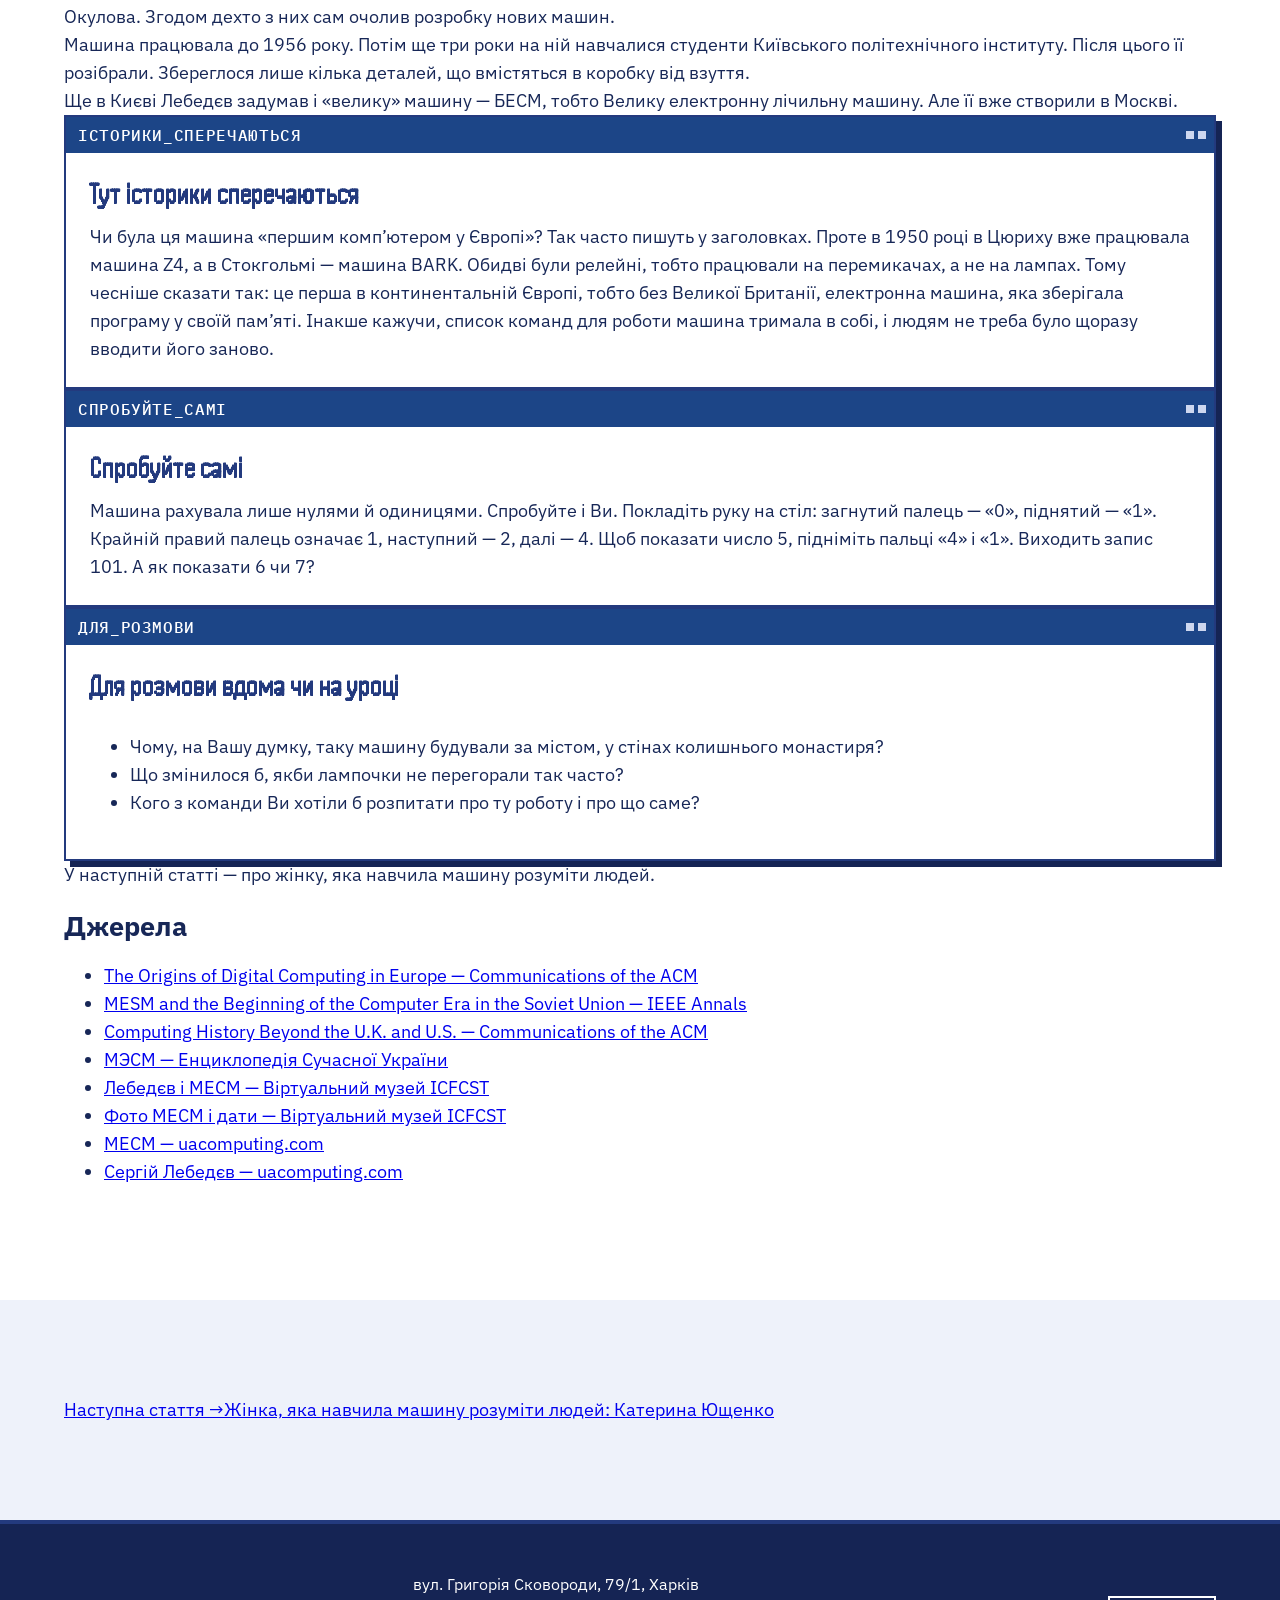
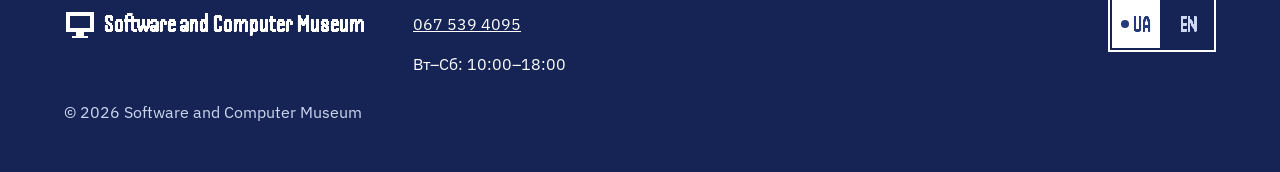
<file: articles/01-kompiuter-u-monastyri.html>
<!doctype html>
<html lang="uk">
<head>
  <meta charset="utf-8">
  <meta name="viewport" content="width=device-width, initial-scale=1">
  <title>Комп’ютер у монастирі: як під Києвом народилася перша машина — Статті — Software and Computer Museum</title>
  <meta name="description" content="Як у тихому селищі за містом кілька десятків людей зібрали машину, що вміла рахувати сама.">
  <link rel="preconnect" href="https://fonts.googleapis.com">
  <link rel="preconnect" href="https://fonts.gstatic.com" crossorigin>
  <link rel="stylesheet" href="https://fonts.googleapis.com/css2?family=IBM+Plex+Mono:wght@400;500&family=IBM+Plex+Sans:wght@400;600&family=Handjet:wght@400..700&display=swap">
  <link rel="stylesheet" href="../css/tokens.css">
  <link rel="stylesheet" href="../css/bundle.css">
  <link rel="stylesheet" href="../css/site.css">
  <script src="../js/nav.js" defer></script>
</head>
<body>
<div class="scm" id="top">
<a class="mus-skip" href="#main">Перейти до основного вмісту</a>

<header class="scm-header scm-on-brand">
  <div class="scm-header__inner">
    <a class="scm-logo" href="../index.html" aria-label="Software and Computer Museum — на головну сторінку">
      <svg class="mus-ico mus-ico--lg" viewBox="0 0 16 16" fill="currentColor" aria-hidden="true"><path d="M1 2h14v10H1zM3 4v6h10V4zM6 12h4v2H6zM4 14h8v1H4z"/></svg>
      <span>Software and Computer Museum</span>
    </a>
    <nav class="scm-nav" aria-label="Розділи сайту">
      <a href="../index.html#tours">Екскурсії</a>
      <a href="../index.html#exhibits">Експонати</a>
      <a href="../index.html#courses">Курси</a>
      <a href="../articles.html" aria-current="page">Статті</a>
      <a href="../index.html#contacts">Контакти</a>
    </nav>
    <div class="scm-lang" role="group" aria-label="Мова сайту">
      <a href="#top" aria-current="page" aria-label="UA — українська мова">UA</a>
      <a href="../en/index.html" hreflang="en" lang="en" aria-label="EN — English: home page (articles are in Ukrainian only)">EN</a>
    </div>
    <a class="scm-btn scm-btn--inverse scm-header__cta" href="../index.html#signup" aria-label="Записатися на екскурсію чи курс">Записатися</a>
    <button type="button" class="scm-btn scm-btn--inverse scm-menu-btn" aria-expanded="false" aria-controls="mobile-nav">
      <svg class="mus-ico" viewBox="0 0 16 16" fill="currentColor" aria-hidden="true"><path d="M2 3h12v2H2zM2 7h12v2H2zM2 11h12v2H2z"/></svg>
      <span>Меню</span>
    </button>
  </div>
  <nav class="mus-mobile-nav" id="mobile-nav" aria-label="Меню" hidden>
    <a href="../index.html#tours">Екскурсії</a>
    <a href="../index.html#exhibits">Експонати</a>
    <a href="../index.html#courses">Курси</a>
    <a href="../articles.html" aria-current="page">Статті</a>
    <a href="../index.html#contacts">Контакти</a>
    <a href="../index.html#signup">Записатися на екскурсію чи курс</a>
  </nav>
</header>

<main id="main" tabindex="-1">
<article class="mus-article" aria-labelledby="article-title">
  <header class="scm-section scm-section--tint mus-article-head">
    <div class="scm-container mus-article-wrap">
      <nav class="mus-crumbs" aria-label="Ви тут">
        <ol>
          <li><a href="../index.html">Головна</a></li>
          <li><a href="../articles.html">Статті</a></li>
          <li><span aria-current="page">Стаття 1</span></li>
        </ol>
      </nav>
      <p class="mus-kicker">Серія «Перші комп’ютери України» · стаття 1 з 6</p>
      <h1 class="scm-section__title mus-article-title" id="article-title">Комп’ютер у монастирі: як під Києвом народилася перша машина</h1>
      <p class="mus-article-lead">Як у тихому селищі за містом кілька десятків людей зібрали машину, що вміла рахувати сама.</p>
      <ul class="scm-meta">
        <li><svg class="mus-ico" viewBox="0 0 16 16" fill="currentColor" aria-hidden="true"><path d="M5 1h6v1h2v2h1v2h1v4h-1v2h-1v2h-2v1H5v-1H3v-2H2v-2H1V6h1V4h1V2h2zM5 3v1H4v2H3v4h1v2h1v1h6v-1h1v-2h1V6h-1V4h-1V3zM7 5h2v3h3v2H7z"/></svg><span><span class="scm-meta__label">Читати:</span> 4 хв</span></li>
        <li><svg class="mus-ico" viewBox="0 0 16 16" fill="currentColor" aria-hidden="true"><path d="M1 11h3v4H1zM6 7h3v8H6zM11 2h3v13h-3z"/></svg><span><span class="scm-meta__label">Складність:</span> <span aria-hidden="true">★☆☆☆☆</span><span class="mus-sr">1 з 5</span></span></li>
      </ul>
    </div>
  </header>

  <div class="scm-section mus-article-section">
    <div class="scm-container mus-article-wrap mus-prose">
  <p>Уявіть, що Ви дістаєте з кишені телефон і за секунду дізнаєтеся прогноз погоди. А тепер уявіть світ, де жодного такого пристрою ще немає. Навіть слово «комп’ютер» тоді ще не вживали. Саме з такого світу починається наша історія.</p>
  <h2 class="mus-h2" id="r1">Учений, який рахував при газовому пальнику</h2>
  <p>У 1946 році до Києва приїхав учений Сергій Лебедєв. Він став директором Інституту електротехніки. Ідея машини для обчислень захопила його ще раніше. За спогадами дружини, на початку війни він записував обчислення з нулів та одиниць. Робив це у ванній, при світлі газового пальника.</p>
  <p>За власною запискою Лебедєва, швидкою електронною машиною він узявся займатися наприкінці 1948 року. Згодом вона отримала назву МЕСМ — Мала електронна лічильна машина. Далі називатимемо її просто машиною.</p>
  <h2 class="mus-h2" id="r2">Лабораторія за монастирськими стінами</h2>
  <p>Працювали не в самому Києві, а у Феофанії, приблизно за 10 кілометрів від міста. Машина стояла в лівому крилі двоповерхового будинку. Колись це був монастирський гуртожиток.</p>
  <p>Усередині було близько 6 000 радіоламп. Це скляні лампочки, схожі на крихітні лампи, які вмикали й вимикали сигнал. Лампи часто перегорали, тому працювати доводилося й уночі.</p>
  <p>Машина робила в середньому 50 дій за секунду. Ваш смартфон робить таких дій мільярди. Машина займала цілу кімнату, а рахувала повільніше, ніж звичайний калькулятор. Проте на початку 1950-х це було справжнє диво.</p>
  <h2 class="mus-h2" id="r3">Іспит на три дні</h2>
  <p>6 листопада 1950 року машина вперше розв’язала пробну задачу. 4 січня 1951 року вона виконала перші корисні розрахунки. Того ж дня її показали комісії. А 25 грудня 1951 року машина офіційно почала працювати постійно.</p>
  <p>Перед цим комісія Академії наук СРСР три дні перевіряла машину. Є історія, яку люблять переказувати. Лебедєв цілу добу перевіряв розрахунки вручну. А потім оголосив: помилилися люди, а не машина.</p>
  <p>На машині розв’язували задачі для науки й техніки. Серед них — розрахунки для космічних польотів, ракетної техніки й далеких ліній електропередач. Учені з Москви теж привозили сюди свої задачі. Лише одна група за кілька місяців виконала на машині майже 50 мільйонів дій. Спробуйте уявити, скільки часу це забрало б людині з олівцем.</p>
  <h2 class="mus-h2" id="r4">Не один геній, а команда</h2>
  <p>Про машину часто розповідають як про витвір одного генія. Але над нею працювали від 20 до 30 людей. Приблизно чверть команди становили жінки. Державну премію разом із Лебедєвим отримали Лев Дашевський і Катерина Шкабара. А в листі 1953 року вчений Келдиш поіменно подякував десятьом співробітникам. Серед інженерів команди були Сергій Погребинський, Зіновій Рабинович, І. Окулова. Згодом дехто з них сам очолив розробку нових машин.</p>
  <p>Машина працювала до 1956 року. Потім ще три роки на ній навчалися студенти Київського політехнічного інституту. Після цього її розібрали. Збереглося лише кілька деталей, що вмістяться в коробку від взуття.</p>
  <p>Ще в Києві Лебедєв задумав і «велику» машину — БЕСМ, тобто Велику електронну лічильну машину. Але її вже створили в Москві.</p>
  <section class="scm-window mus-callout" aria-labelledby="r5">
    <div class="scm-window__bar" aria-hidden="true"><span>ІСТОРИКИ_СПЕРЕЧАЮТЬСЯ</span><span class="scm-window__controls"><span></span><span></span></span></div>
    <div class="scm-window__body">
      <h2 class="scm-window__title" id="r5">Тут історики сперечаються</h2>
  <p>Чи була ця машина «першим комп’ютером у Європі»? Так часто пишуть у заголовках. Проте в 1950 році в Цюриху вже працювала машина Z4, а в Стокгольмі — машина BARK. Обидві були релейні, тобто працювали на перемикачах, а не на лампах. Тому чесніше сказати так: це перша в континентальній Європі, тобто без Великої Британії, електронна машина, яка зберігала програму у своїй пам’яті. Інакше кажучи, список команд для роботи машина тримала в собі, і людям не треба було щоразу вводити його заново.</p>
    </div>
  </section>
  <section class="scm-window mus-callout" aria-labelledby="r6">
    <div class="scm-window__bar" aria-hidden="true"><span>СПРОБУЙТЕ_САМІ</span><span class="scm-window__controls"><span></span><span></span></span></div>
    <div class="scm-window__body">
      <h2 class="scm-window__title" id="r6">Спробуйте самі</h2>
  <p>Машина рахувала лише нулями й одиницями. Спробуйте і Ви. Покладіть руку на стіл: загнутий палець — «0», піднятий — «1». Крайній правий палець означає 1, наступний — 2, далі — 4. Щоб показати число 5, підніміть пальці «4» і «1». Виходить запис 101. А як показати 6 чи 7?</p>
    </div>
  </section>
  <section class="scm-window mus-callout" aria-labelledby="r7">
    <div class="scm-window__bar" aria-hidden="true"><span>ДЛЯ_РОЗМОВИ</span><span class="scm-window__controls"><span></span><span></span></span></div>
    <div class="scm-window__body">
      <h2 class="scm-window__title" id="r7">Для розмови вдома чи на уроці</h2>
  <ul>
    <li>Чому, на Вашу думку, таку машину будували за містом, у стінах колишнього монастиря?</li>
    <li>Що змінилося б, якби лампочки не перегорали так часто?</li>
    <li>Кого з команди Ви хотіли б розпитати про ту роботу і про що саме?</li>
  </ul>
    </div>
  </section>

  <p class="mus-bridge">У наступній статті — про жінку, яка навчила машину розуміти людей.</p>
  <section class="mus-sources" aria-labelledby="sources-title">
    <h2 class="mus-h2" id="sources-title">Джерела</h2>
    <ul>
      <li><a href="https://cacm.acm.org/magazines/2003/9/6726-the-origins-of-digital-computing-in-europe/fulltext" target="_blank" rel="noopener">The Origins of Digital Computing in Europe — Communications of the ACM<span class="mus-sr"> (відкриється в новій вкладці)</span></a></li>
      <li><a href="https://dl.acm.org/doi/10.1109/MAHC.2006.53" target="_blank" rel="noopener">MESM and the Beginning of the Computer Era in the Soviet Union — IEEE Annals<span class="mus-sr"> (відкриється в новій вкладці)</span></a></li>
      <li><a href="https://cacm.acm.org/research/computing-history-beyond-the-u-k-and-u-s/" target="_blank" rel="noopener">Computing History Beyond the U.K. and U.S. — Communications of the ACM<span class="mus-sr"> (відкриється в новій вкладці)</span></a></li>
      <li><a href="https://esu.com.ua/article-66636" target="_blank" rel="noopener">МЭСМ — Енциклопедія Сучасної України<span class="mus-sr"> (відкриється в новій вкладці)</span></a></li>
      <li><a href="https://www.icfcst.kiev.ua/MUSEUM/LEBEDEV/L_MESM.html" target="_blank" rel="noopener">Лебедєв і МЕСМ — Віртуальний музей ICFCST<span class="mus-sr"> (відкриється в новій вкладці)</span></a></li>
      <li><a href="https://www.icfcst.kiev.ua/MUSEUM/PHOTOS/MESM_u.html" target="_blank" rel="noopener">Фото МЕСМ і дати — Віртуальний музей ICFCST<span class="mus-sr"> (відкриється в новій вкладці)</span></a></li>
      <li><a href="https://uacomputing.com/stories/mesm/" target="_blank" rel="noopener">МЕСМ — uacomputing.com<span class="mus-sr"> (відкриється в новій вкладці)</span></a></li>
      <li><a href="https://uacomputing.com/persons/lebedev/" target="_blank" rel="noopener">Сергій Лебедєв — uacomputing.com<span class="mus-sr"> (відкриється в новій вкладці)</span></a></li>
    </ul>
  </section>
    </div>
  </div>

  <nav class="scm-section scm-section--tint mus-pager-section" aria-label="Інші статті серії">
    <div class="scm-container mus-pager">
      <a class="mus-pager__link mus-pager__link--next" href="02-kateryna-yushchenko.html"><span class="mus-pager__label">Наступна стаття &rarr;</span><span class="mus-pager__title">Жінка, яка навчила машину розуміти людей: Катерина Ющенко</span></a>
    </div>
  </nav>
</article>
</main>

<footer class="scm-footer scm-on-brand">
  <div class="scm-footer__inner">
    <a class="scm-logo" href="#top" aria-label="Software and Computer Museum — на початок сторінки">
      <svg class="mus-ico mus-ico--lg" viewBox="0 0 16 16" fill="currentColor" aria-hidden="true"><path d="M1 2h14v10H1zM3 4v6h10V4zM6 12h4v2H6zM4 14h8v1H4z"/></svg>
      <span>Software and Computer Museum</span>
    </a>
    <div class="scm-footer__contacts">
      <span>вул. Григорія Сковороди, 79/1, Харків</span>
      <a href="tel:+380675394095" aria-label="Зателефонувати: 067 539 4095">067 539 4095</a>
      <span>Вт–Сб: 10:00–18:00</span>
    </div>
    <div class="scm-lang mus-footer-lang" role="group" aria-label="Мова сайту">
      <a href="#top" aria-current="page" aria-label="UA — українська мова">UA</a>
      <a href="../en/index.html" hreflang="en" lang="en" aria-label="EN — English: home page (articles are in Ukrainian only)">EN</a>
    </div>
    <p class="scm-footer__copy">© 2026 Software and Computer Museum</p>
  </div>
</footer>

</div>
</body>
</html>
</file>
<file: css/tokens.css>
/* Software and Computer Museum — CSS variables generated from the design system's tokens.json.
   Do not edit values by hand: change tokens.json in the design system and regenerate. */
:root, [data-theme="light"] {
  --brand-primary: #233a7e;
  --brand-secondary: #1c4587;
  --brand-deep: #152454;
  --ink: #172757;
  --ink-muted: #46557f;
  --surface: #ffffff;
  --surface-tint: #eef2fa;
  --surface-tint-strong: #dfe6f4;
  --on-brand: #ffffff;
  --on-brand-muted: #cdd7ef;
  --line: var(--brand-primary);
  --line-soft: #8798c4;
  --focus: var(--brand-primary);
  --focus-on-brand: #ffffff;

  /* Purpose tokens, light theme */
  --bg: #ffffff;
  --card-surface: #ffffff;
  --card-titlebar: #1c4587;
  --text-primary: #233a7e;
  --text-secondary: #1c4587;
  --button-bg: #233a7e;
  --button-bg-hover: #ffffff;
  --button-text: #ffffff;
  --button-text-hover: #233a7e;
  --border: #233a7e;
  --focus-ring: #233a7e;
  --error: #233a7e;
  --success: #233a7e;

  --shadow-window: 6px 6px 0 #152454;
  --shadow-window-mobile: 4px 4px 0 #152454;
  --shadow-button: 4px 4px 0 #152454;
  --shadow-button-on-brand: 4px 4px 0 #152454;
  --shadow-inset: inset 3px 3px 0 #dfe6f4;
}

/* Purpose tokens, blue section theme */
[data-theme="blue"] {
  --bg: #233a7e;
  --card-surface: #ffffff;
  --card-titlebar: #1c4587;
  --text-primary: #ffffff;
  --text-secondary: #cdd7ef;
  --button-bg: #ffffff;
  --button-bg-hover: #233a7e;
  --button-text: #233a7e;
  --button-text-hover: #ffffff;
  --border: #ffffff;
  --focus-ring: #ffffff;
  --error: #ffffff;
  --success: #ffffff;
}

:root {
  --space-1: 4px;
  --space-2: 8px;
  --space-3: 12px;
  --space-4: 16px;
  --space-5: 24px;
  --space-6: 32px;
  --space-7: 48px;
  --space-8: 64px;
  --space-9: 96px;

  --radius-none: 0;
  --radius-sm: 2px;
  --radius-round: 50%;

  --tap-min: 48px;
  --border-control: 2px;
  --border-focus: 3px;
  --border-accent: 4px;
  --offset-xs: 2px;
  --underline-offset: 6px;
  --container-max: 1200px;
  --form-max: 560px;
  --control-height: 56px;
  --titlebar-height: 36px;
  --header-height: 80px;
  --header-height-mobile: 64px;
  --icon-sm: 24px;
  --icon-md: 32px;
  --icon-xl: 64px;
  --measure: 640px;
  --hero-title-max: 900px;
  --hero-actions-max: 840px;
  --tracking-mono: 0.04em;

  --bp-mobile: 360px;
  --bp-phone-wide: 480px;
  --bp-tablet: 768px;
  --bp-desktop: 1280px;

  --font-pixel: "Handjet", "Courier New", monospace;
  --font-sans: "IBM Plex Sans", "Segoe UI", Arial, sans-serif;
  --font-mono: "IBM Plex Mono", "Courier New", monospace;
}
</file>
<file: css/bundle.css>
@import url("https://fonts.googleapis.com/css2?family=IBM+Plex+Mono:wght@400;500&family=IBM+Plex+Sans:wght@400;600&family=Handjet:wght@400..700&display=swap");

/* Software and Computer Museum — component styles. Every colour, spacing and size comes from tokens.css.
   var(--token, value) fallbacks equal the token in tokens.json and only cover the time before tokens.css is regenerated.
   Font sizes and line heights are the type styles from tokens.json (text styles have no CSS variables).
   Media queries cannot read variables: 1279px = bp-desktop − 1, 767px = bp-tablet − 1. */

.scm, .scm *, .scm *::before, .scm *::after { box-sizing: border-box; }
.scm { font-family: var(--font-sans); font-size: 18px; line-height: 28px; color: var(--ink); background: var(--surface); margin: 0; }
.scm p { margin: 0; }
.scm img.scm-icon { width: var(--icon-sm, 24px); height: var(--icon-sm, 24px); image-rendering: pixelated; flex: none; display: block; }
.scm img.scm-icon--lg { width: var(--icon-md, 32px); height: var(--icon-md, 32px); }

/* ---------- Focus ---------- */
.scm :focus-visible { outline: var(--border-focus) solid var(--focus); outline-offset: var(--offset-xs, 2px); }
.scm-on-brand :focus-visible, .scm .scm-on-brand :focus-visible { outline-color: var(--focus-on-brand); }

/* ---------- Button ---------- */
.scm-btn {
  display: inline-flex; align-items: center; justify-content: center; gap: var(--space-2);
  min-height: var(--tap-min); padding: var(--space-3) var(--space-5);
  font-family: var(--font-pixel); font-size: 24px; line-height: 28px; font-weight: 600;
  border: var(--border-control) solid var(--brand-primary); border-radius: var(--radius-none);
  box-shadow: var(--shadow-button); cursor: pointer; text-decoration: none; white-space: normal; text-align: center;
  transition: transform .06s steps(1), box-shadow .06s steps(1);
}
.scm-btn:active { transform: translate(var(--space-1), var(--space-1)); box-shadow: none; }
/* Hover = inversion (10.62:1 between states), never a shift between the two brand blues (1.14:1) */
.scm-btn--primary { background: var(--brand-primary); color: var(--on-brand); }
.scm-btn--primary:hover { background: var(--surface); color: var(--brand-primary); }
.scm-btn--secondary { background: var(--surface); color: var(--brand-primary); }
.scm-btn--secondary:hover { background: var(--brand-primary); color: var(--on-brand); }
.scm-btn--inverse { background: var(--on-brand); color: var(--brand-primary); border-color: var(--on-brand); box-shadow: var(--shadow-button-on-brand); }
.scm-btn--inverse:hover { background: transparent; color: var(--on-brand); border-color: var(--on-brand); }
/* Secondary button on blue sections: outline in on-brand; hover inverts to a white fill */
.scm-btn--secondary-inverse { background: transparent; color: var(--on-brand); border-color: var(--on-brand); box-shadow: var(--shadow-button-on-brand); }
.scm-btn--secondary-inverse:hover { background: var(--on-brand); color: var(--brand-primary); border-color: var(--on-brand); }
/* Icons inside buttons: use the blue Icons set; it turns white wherever the label is white */
.scm-btn--primary img.scm-icon, .scm-btn--secondary:hover img.scm-icon, .scm-btn--inverse:hover img.scm-icon, .scm-btn--secondary-inverse img.scm-icon { filter: brightness(0) invert(1); }
.scm-btn--primary:hover img.scm-icon, .scm-btn--secondary-inverse:hover img.scm-icon { filter: none; }
.scm-btn--block { display: flex; width: 100%; }
/* Disabled: not by colour alone — dashed border, no shadow, no hover/press change, and a label that says why */
.scm-btn[disabled], .scm-btn[aria-disabled="true"],
.scm-btn[disabled]:hover, .scm-btn[aria-disabled="true"]:hover,
.scm-btn[disabled]:active, .scm-btn[aria-disabled="true"]:active { background: var(--surface-tint); color: var(--ink-muted); border-color: var(--ink-muted); border-style: dashed; box-shadow: none; transform: none; cursor: not-allowed; }
.scm-btn[disabled] img.scm-icon, .scm-btn[aria-disabled="true"] img.scm-icon { filter: none; }

/* ---------- Window (card frame) ---------- */
.scm-window { background: var(--surface); border: var(--border-control) solid var(--brand-primary); box-shadow: var(--shadow-window); display: flex; flex-direction: column; min-width: 0; }
.scm-window__bar { display: flex; align-items: center; justify-content: space-between; gap: var(--space-3); min-height: var(--titlebar-height, 36px); padding: var(--space-1) var(--space-2) var(--space-1) var(--space-3); background: var(--brand-secondary); color: var(--on-brand); font-family: var(--font-mono); font-size: 16px; line-height: 20px; font-weight: 500; letter-spacing: var(--tracking-mono, .04em); text-transform: uppercase; }
/* Decorative "lights" only: small flat squares, no frame or glyphs, so they never read as buttons */
.scm-window__controls { display: flex; gap: var(--space-1); }
.scm-window__controls span { width: var(--space-2); height: var(--space-2); background: var(--on-brand-muted); border-radius: 0; }
.scm-window__body { padding: var(--space-5); display: flex; flex-direction: column; gap: var(--space-3); flex: 1; }
.scm-window__title { font-family: var(--font-pixel); font-size: 30px; line-height: 34px; font-weight: 600; color: var(--brand-primary); margin: 0; }
.scm-window__footer { margin-top: auto; padding-top: var(--space-3); display: flex; flex-direction: column; gap: var(--space-4); }

/* ---------- Meta rows (duration, audience, price) ---------- */
.scm-meta { list-style: none; margin: 0; padding: 0; display: flex; flex-direction: column; gap: var(--space-2); }
.scm-meta li { display: flex; align-items: flex-start; gap: var(--space-2); color: var(--ink); }
.scm-meta li img { margin-top: var(--offset-xs, 2px); }
.scm-meta__label { color: var(--ink-muted); }
.scm-price { font-weight: 600; font-size: 18px; line-height: 28px; color: var(--ink); display: flex; align-items: center; gap: var(--space-2); }

/* ---------- Placeholder tag (temporary content) ---------- */
.scm-placeholder-tag { display: inline-flex; align-items: center; gap: var(--space-1); align-self: flex-start; padding: 0 var(--space-2); border: var(--border-control) dashed var(--ink-muted); border-radius: var(--radius-sm); font-family: var(--font-mono); font-size: 16px; line-height: 24px; color: var(--ink-muted); background: var(--surface); }

/* ---------- Exhibit ---------- */
.scm-exhibit__photo { position: relative; aspect-ratio: 4 / 3; border-bottom: var(--border-control) solid var(--brand-primary); background-color: var(--surface-tint); background-image: linear-gradient(45deg, var(--surface-tint-strong) 25%, transparent 25%, transparent 75%, var(--surface-tint-strong) 75%), linear-gradient(45deg, var(--surface-tint-strong) 25%, transparent 25%, transparent 75%, var(--surface-tint-strong) 75%); background-size: var(--space-4) var(--space-4); background-position: 0 0, var(--space-2) var(--space-2); display: flex; align-items: center; justify-content: center; }
.scm-exhibit__photo img.scm-icon { width: var(--icon-xl, 64px); height: var(--icon-xl, 64px); }
.scm-exhibit__photo .scm-placeholder-tag { position: absolute; left: var(--space-3); top: var(--space-3); }
.scm-exhibit__photo > img.scm-photo { width: 100%; height: 100%; object-fit: cover; display: block; }
.scm-exhibit__year { font-family: var(--font-mono); font-size: 16px; line-height: 24px; color: var(--ink-muted); }

/* ---------- Grid & sections ---------- */
.scm-grid { display: grid; grid-template-columns: repeat(3, minmax(0, 1fr)); gap: var(--space-6) var(--space-5); }
.scm-section { padding: var(--space-9) var(--space-8); }
.scm-section--tint { background: var(--surface-tint); }
.scm-section--brand { background: var(--brand-primary); color: var(--on-brand); }
.scm-container { max-width: var(--container-max); margin: 0 auto; }
.scm-section__head { display: flex; flex-direction: column; gap: var(--space-2); margin-bottom: var(--space-6); }
.scm-section__title { font-family: var(--font-pixel); font-size: 48px; line-height: 56px; font-weight: 600; color: var(--brand-primary); margin: 0; }
/* Decorative prefix: the empty alternative text keeps screen readers from announcing "greater than" */
.scm-section__title::before { content: "> "; content: "> " / ""; color: var(--ink-muted); }
.scm-section__lead { color: var(--ink-muted); max-width: var(--measure, 640px); }

/* ---------- Terminal prompt + cursor (decor) ---------- */
.scm-prompt { font-family: var(--font-mono); font-size: 18px; line-height: 28px; color: var(--ink-muted); }
.scm-on-brand .scm-prompt { color: var(--on-brand-muted); }
.scm-cursor { display: inline-block; width: .6em; height: 1em; margin-left: var(--offset-xs, 2px); vertical-align: calc(-1 * var(--offset-xs, 2px)); background: currentColor; animation: scm-blink 1s steps(1) 3; } /* blinks 3 times (3 s), then stays solid: WCAG 2.2.2 */
@keyframes scm-blink { 50% { opacity: 0; } }
@media (prefers-reduced-motion: reduce) { .scm-cursor { animation: none; } }

/* ---------- Header ---------- */
.scm-header { background: var(--brand-primary); color: var(--on-brand); border-bottom: var(--border-accent, 4px) solid var(--brand-deep); }
.scm-header__inner { display: flex; align-items: center; gap: var(--space-5); min-height: var(--header-height, 80px); padding: var(--space-3) var(--space-8); max-width: calc(var(--container-max) + 2 * var(--space-8)); margin: 0 auto; }
.scm-logo { display: inline-flex; align-items: center; gap: var(--space-2); min-height: var(--tap-min); color: var(--on-brand); text-decoration: none; font-family: var(--font-pixel); font-weight: 700; font-size: 24px; line-height: 28px; }
.scm-logo span { white-space: nowrap; }
.scm-nav { display: flex; gap: var(--space-1); margin-left: auto; }
.scm-nav a { display: inline-flex; align-items: center; min-height: var(--tap-min); padding: 0 var(--space-3); color: var(--on-brand); font-family: var(--font-pixel); font-size: 24px; line-height: 28px; font-weight: 500; text-decoration: none; }
.scm-nav a:hover { text-decoration: underline; text-decoration-thickness: var(--border-control); text-underline-offset: var(--underline-offset, 6px); }
/* Current section: a "> " marker plus a thick underline, not a colour change (screen readers get aria-current) */
.scm-nav a[aria-current="true"], .scm-nav a[aria-current="location"] { text-decoration: underline; text-decoration-thickness: var(--border-accent, 4px); text-underline-offset: var(--underline-offset, 6px); }
.scm-nav a[aria-current="true"]::before, .scm-nav a[aria-current="location"]::before { content: "> "; content: "> " / ""; white-space: pre; }
.scm-menu-btn { display: none; }

/* ---------- Language switch ---------- */
.scm-lang { display: inline-flex; gap: var(--space-1); padding: var(--offset-xs, 2px); border: var(--border-control) solid var(--on-brand); }
.scm-lang button { min-width: var(--tap-min); min-height: var(--tap-min); padding: 0 var(--space-2); border: 0; background: transparent; color: var(--on-brand-muted); font-family: var(--font-pixel); font-size: 22px; line-height: 28px; font-weight: 600; cursor: pointer; }
.scm-lang button[aria-pressed="true"] { background: var(--on-brand); color: var(--brand-primary); }
/* Selected language also carries a dot marker, so the choice is not shown by fill alone */
.scm-lang button[aria-pressed="true"]::before { content: ""; display: inline-block; width: var(--space-2); height: var(--space-2); margin-right: var(--space-1); vertical-align: middle; border-radius: var(--radius-round); background: currentColor; }
.scm-lang button:not([aria-pressed="true"]):hover { color: var(--on-brand); text-decoration: underline; }

/* ---------- Hero ---------- */
.scm-hero { background: var(--brand-primary); color: var(--on-brand); padding: var(--space-9) var(--space-8); } /* no background pattern: the page already has two retro accents (prompt + terminal), see «Правила макета» */
.scm-hero__inner { max-width: var(--container-max); margin: 0 auto; display: flex; flex-direction: column; gap: var(--space-5); }
.scm-hero__title { font-family: var(--font-pixel); font-size: 80px; line-height: 88px; font-weight: 700; margin: 0; max-width: var(--hero-title-max, 900px); }
.scm-hero__lead { font-size: 22px; line-height: 34px; color: var(--on-brand); max-width: var(--measure, 640px); }
.scm-hero__actions { display: grid; grid-template-columns: repeat(3, minmax(0, 1fr)); gap: var(--space-5); max-width: var(--hero-actions-max, 840px); margin-top: var(--space-3); }

/* ---------- Form ---------- */
.scm-form { display: flex; flex-direction: column; gap: var(--space-5); max-width: var(--form-max); }
.scm-field { display: flex; flex-direction: column; gap: var(--space-2); }
.scm-field__label { font-weight: 600; font-size: 18px; line-height: 28px; color: var(--ink); }
.scm-field__hint { font-size: 16px; line-height: 24px; color: var(--ink-muted); }
.scm-input, .scm-select { width: 100%; min-height: var(--control-height, 56px); padding: var(--space-3) var(--space-4); font: inherit; font-size: 18px; color: var(--ink); background: var(--surface); border: var(--border-control) solid var(--line); border-radius: var(--radius-none); box-shadow: var(--shadow-inset, inset 3px 3px 0 var(--surface-tint-strong)); }
.scm-select { appearance: none; padding-right: calc(2 * var(--space-4) + var(--icon-sm, 24px)); background-image: url("/_blob/14f183921bca45fb2610161c80840108"); background-repeat: no-repeat; background-position: right var(--space-4) center; background-size: var(--icon-sm, 24px) var(--icon-sm, 24px); cursor: pointer; }
.scm-input::placeholder { color: var(--ink-muted); }
/* Field states: hover tints the fill; focus is the shared 3px ring; disabled is dashed and muted (not colour alone) */
.scm-input:hover, .scm-select:hover { background-color: var(--surface-tint); }
.scm-input:disabled, .scm-select:disabled, .scm-input[aria-disabled="true"], .scm-select[aria-disabled="true"] { background-color: var(--surface-tint); color: var(--ink-muted); border-color: var(--ink-muted); border-style: dashed; box-shadow: none; cursor: not-allowed; }
/* Sending: the form is aria-busy, fields read-only, the submit button aria-disabled with a "Надсилаємо заявку…" label */
.scm-form[aria-busy="true"] .scm-input, .scm-form[aria-busy="true"] .scm-select { background-color: var(--surface-tint); }
.scm-field--error .scm-input, .scm-field--error .scm-select { border-width: var(--border-accent, 4px); padding: calc(var(--space-3) - var(--border-control)) calc(var(--space-4) - var(--border-control)); }
.scm-field__error { display: flex; align-items: flex-start; gap: var(--space-2); padding: var(--space-2) var(--space-3); background: var(--brand-primary); color: var(--on-brand); font-weight: 600; font-size: 16px; line-height: 24px; }
/* Form-level send failure: the same inverse plate as a field error, above the submit button, role="alert" */
.scm-form__fail { display: flex; align-items: flex-start; gap: var(--space-2); padding: var(--space-3); background: var(--brand-primary); color: var(--on-brand); font-weight: 600; font-size: 16px; line-height: 24px; border: var(--border-control) solid var(--brand-primary); }
.scm-success[hidden] { display: none; }
.scm-success { display: flex; align-items: flex-start; gap: var(--space-3); }
.scm-success__title { font-family: var(--font-pixel); font-size: 30px; line-height: 34px; font-weight: 600; color: var(--brand-primary); margin: 0 0 var(--space-1); }

/* ---------- Contacts ---------- */
.scm-contacts { display: flex; flex-direction: column; gap: var(--space-4); }
.scm-contacts a { color: var(--brand-primary); font-weight: 600; text-underline-offset: var(--space-1); }
.scm-contacts a:hover, .scm-footer a:hover { text-decoration: underline; text-decoration-thickness: var(--border-focus); }
/* Phone links are often tapped on smartphones: full 48px target */
.scm-contacts a[href^="tel:"], .scm-footer a[href^="tel:"] { display: inline-flex; align-items: center; min-height: var(--tap-min); }
.scm-map { aspect-ratio: 16 / 9; border: var(--border-control) solid var(--brand-primary); background-color: var(--surface-tint); background-image: linear-gradient(var(--surface-tint-strong) var(--border-control), transparent var(--border-control)), linear-gradient(90deg, var(--surface-tint-strong) var(--border-control), transparent var(--border-control)); background-size: var(--space-6) var(--space-6); position: relative; display: flex; align-items: center; justify-content: center; }
.scm-map .scm-placeholder-tag { position: absolute; left: var(--space-3); top: var(--space-3); }

/* ---------- Footer ---------- */
.scm-footer { background: var(--brand-deep); color: var(--on-brand); padding: var(--space-7) var(--space-8); border-top: var(--border-accent, 4px) solid var(--brand-primary); }
.scm-footer__inner { max-width: var(--container-max); margin: 0 auto; display: flex; flex-wrap: wrap; align-items: center; gap: var(--space-5) var(--space-7); }
.scm-footer__contacts { display: flex; flex-direction: column; gap: var(--space-1); font-size: 16px; line-height: 24px; }
.scm-footer a { color: var(--on-brand); }
.scm-footer__copy { width: 100%; font-size: 16px; line-height: 24px; color: var(--on-brand-muted); }

.scm-header--compact .scm-header__inner { padding: var(--space-2) var(--space-4); min-height: var(--header-height-mobile, 64px); gap: var(--space-3); }
.scm-header--compact .scm-nav, .scm-header--compact .scm-header__cta { display: none; }
.scm-header--compact .scm-lang { margin-left: auto; }
.scm-header--compact .scm-menu-btn { display: inline-flex; }
.scm-menu-btn { min-height: var(--tap-min); padding: var(--space-2) var(--space-3); font-size: 22px; line-height: 28px; box-shadow: none; }

/* ---------- Tablet ---------- */
@media (max-width: 1279px) {
  .scm-grid { grid-template-columns: repeat(2, minmax(0, 1fr)); }
  .scm-section, .scm-hero { padding-left: var(--space-6); padding-right: var(--space-6); }
  .scm-header__inner { padding-left: var(--space-6); padding-right: var(--space-6); gap: var(--space-3); }
  .scm-nav a { padding: 0 var(--space-2); font-size: 22px; line-height: 28px; }
  .scm-logo { font-size: 22px; line-height: 28px; }
}

/* ---------- Smartphone: simplified retro decor ---------- */
@media (max-width: 767px) {
  .scm-grid { grid-template-columns: minmax(0, 1fr); gap: var(--space-5); }
  .scm-section { padding: var(--space-7) var(--space-4); }
  .scm-section__title { font-size: 34px; line-height: 40px; }
  .scm-window__title, .scm-success__title { font-size: 28px; line-height: 32px; }
  .scm-prompt { font-size: 16px; line-height: 24px; }
  .scm-hero { padding: var(--space-7) var(--space-4); background-image: none; }
  .scm-hero__title { font-size: 44px; line-height: 50px; }
  .scm-hero__lead { font-size: 20px; line-height: 30px; }
  .scm-hero__actions { grid-template-columns: minmax(0, 1fr); gap: var(--space-4); }
  .scm-window { box-shadow: var(--shadow-window-mobile); }
  .scm-window__controls { display: none; }
  .scm-window__body { padding: var(--space-4); }
  .scm-header__inner { padding: var(--space-2) var(--space-4); min-height: var(--header-height-mobile, 64px); gap: var(--space-3); }
  .scm-header .scm-nav, .scm-header .scm-header__cta { display: none; }
  .scm-header .scm-lang { margin-left: auto; }
  .scm-menu-btn { display: inline-flex; }
  .scm-footer { padding: var(--space-7) var(--space-4); }
}

/* ---------- Exhibits on phones ---------- */
/* Default: 1 column, photo becomes a 112px strip so a full card fits the screen */
@media (max-width: 767px) {
  .scm-grid:not(.scm-grid--compact) .scm-exhibit__photo { aspect-ratio: auto; height: calc(var(--space-9) + var(--space-4)); }
}
/* Compact variant: 2 columns from 480px (bp-phone-wide) — photo 4:3, title and year, no description */
@media (min-width: 480px) and (max-width: 767px) {
  .scm-grid--compact { grid-template-columns: repeat(2, minmax(0, 1fr)); gap: var(--space-4); }
  .scm-grid--compact .scm-window__title { font-size: 22px; line-height: 28px; }
  .scm-grid--compact .scm-window__body > p:not(.scm-exhibit__year) { display: none; }
}

/* ---------- Reduced motion ---------- */
@media (prefers-reduced-motion: reduce) {
  html { scroll-behavior: auto; }
  .scm-btn { transition: none; }
  .scm-cursor { animation: none; }
}
</file>
<file: css/site.css>
/* Page layout on top of the design system (tokens.css + bundle.css).
   Only tokens here; media queries use numbers: 1279px = bp-desktop − 1, 767px = bp-tablet − 1. */
html { scroll-behavior: smooth; }
@media (prefers-reduced-motion: reduce) { html { scroll-behavior: auto; } }
body { margin: 0; background: var(--surface); }

/* Sticky header (allowed by «Правила макета»); anchors land below it */
.scm-header { position: sticky; top: 0; z-index: 5; }
[id] { scroll-margin-top: calc(var(--header-height) + var(--border-accent)); }
@media (max-width: 767px) { [id] { scroll-margin-top: calc(var(--header-height-mobile) + var(--border-accent)); } }

/* Inline pixel icons (16×16 grid, fill = currentColor) */
.mus-ico { width: var(--icon-sm); height: var(--icon-sm); flex: none; display: block; color: var(--brand-primary); shape-rendering: crispEdges; }
.mus-ico[hidden] { display: none; }
.mus-ico--lg { width: var(--icon-md); height: var(--icon-md); }
.mus-ico--xl { width: var(--icon-xl); height: var(--icon-xl); }
.scm-header .mus-ico, .scm-footer .mus-ico, .scm-on-brand .mus-ico, .scm-field__error .mus-ico, .scm-form__fail .mus-ico { color: var(--on-brand); }
.scm-meta .mus-ico { margin-top: var(--offset-xs); }
.scm-price .scm-meta__label { font-weight: 400; }
/* Icons inside buttons follow the label colour, so they invert together on hover */
.scm .scm-btn .mus-ico { color: currentColor; }

/* Select: pixel chevron drawn in markup instead of the bundle's background image */
.scm .scm-select { background-image: none; }
.mus-select { position: relative; }
.mus-select .mus-ico { position: absolute; right: var(--space-4); top: var(--space-4); pointer-events: none; }

/* Language switch as links between the two language pages (same look as the bundle's buttons) */
.scm-lang a { display: inline-flex; align-items: center; justify-content: center; min-width: var(--tap-min); min-height: var(--tap-min); padding: 0 var(--space-2); color: var(--on-brand-muted); font-family: var(--font-pixel); font-size: 22px; line-height: 28px; font-weight: 600; text-decoration: none; }
.scm-lang a[aria-current="page"] { background: var(--on-brand); color: var(--brand-primary); }
.scm-lang a[aria-current="page"]::before { content: ""; display: inline-block; width: var(--space-2); height: var(--space-2); margin-right: var(--space-1); border-radius: var(--radius-round); background: currentColor; }
.scm-lang a:not([aria-current="page"]):hover { color: var(--on-brand); text-decoration: underline; }

/* Header on tablets: logo, language and «Записатися» in the first row, the four anchors below
   (in one row they need ~956px and would scroll sideways at 768px) */
@media (min-width: 768px) and (max-width: 1279px) {
  .scm-header__inner { flex-wrap: wrap; row-gap: 0; }
  .scm-header .scm-lang { margin-left: auto; }
  .scm-header .scm-nav { order: 3; flex-basis: 100%; margin-left: calc(-1 * var(--space-2)); }
}

/* Header: menu on phones (hidden until «Меню» is pressed) */
.mus-mobile-nav { display: none; }
@media (max-width: 767px) {
  .mus-mobile-nav:not([hidden]) { display: flex; flex-direction: column; padding: var(--space-2) var(--space-4) var(--space-4); background: var(--brand-deep); }
  .mus-mobile-nav a { display: flex; align-items: center; min-height: var(--tap-min); color: var(--on-brand); font-family: var(--font-pixel); font-size: 24px; line-height: 28px; font-weight: 600; text-decoration: none; border-bottom: var(--border-control) solid var(--brand-primary); }
  .mus-mobile-nav a[aria-current="true"] { text-decoration: underline; text-decoration-thickness: var(--border-accent); text-underline-offset: var(--underline-offset); }
  .mus-mobile-nav a[aria-current="true"]::before { content: "> "; content: "> " / ""; white-space: pre; }
  .scm-logo span { white-space: normal; }
}

/* Hero: text + decorative terminal window (desktop only) */
.mus-hero-grid { display: grid; grid-template-columns: minmax(0, 1fr) calc(4 * var(--space-9)); gap: var(--space-8); align-items: center; max-width: var(--container-max); margin: 0 auto; }
.mus-hero-grid .scm-hero__inner { margin: 0; }
.mus-terminal { background: var(--brand-deep); border: var(--border-control) solid var(--on-brand); box-shadow: var(--shadow-window); }
.mus-terminal .scm-window__bar { border-bottom: var(--border-control) solid var(--on-brand); }
.mus-terminal pre { margin: 0; padding: var(--space-5); font-family: var(--font-mono); font-size: 18px; line-height: 28px; color: var(--on-brand); white-space: pre; }
.scm-hero .scm-placeholder-tag { border-color: var(--on-brand-muted); }
@media (max-width: 1279px) {
  .mus-hero-grid { grid-template-columns: minmax(0, 1fr); }
  .mus-terminal { display: none; }
}

/* Section heads with a placeholder tag on the right */
.mus-head-row { display: flex; flex-wrap: wrap; align-items: flex-end; justify-content: space-between; gap: var(--space-4); margin-bottom: var(--space-6); }
.mus-head-row .scm-section__head { margin-bottom: 0; }

/* Exhibit cards */
.mus-exhibit { display: flex; flex-direction: column; flex: 1; }
.mus-exhibit .scm-window__body { gap: var(--space-2); }
.mus-tag-phone { display: none; }
@media (max-width: 767px) {
  .scm-grid:not(.scm-grid--compact) .scm-exhibit__photo .mus-ico--xl { width: var(--space-7); height: var(--space-7); }
}
.mus-more { display: flex; flex-direction: column; align-items: center; gap: var(--space-2); margin-top: var(--space-6); }
.mus-exhibit-extra[hidden] { display: none; }

/* Skip link: off-screen until it receives keyboard focus */
.mus-skip { position: absolute; left: var(--space-4); top: var(--space-4); z-index: 10; transform: translateY(calc(-100% - 2 * var(--space-9))); padding: var(--space-3) var(--space-4); background: var(--surface); color: var(--brand-primary); font-weight: 600; border: var(--border-control) solid var(--brand-primary); }
.mus-skip:focus { transform: none; }
.scm { position: relative; }
.mus-sr { position: absolute; width: 1px; height: 1px; margin: -1px; padding: 0; overflow: hidden; clip: rect(0 0 0 0); white-space: nowrap; border: 0; }
main:focus { outline: none; }

/* Draft-translation notice on the English page */
.mus-lang-note { padding: var(--space-3) var(--space-8); background: var(--surface-tint); color: var(--ink); border-bottom: var(--border-control) solid var(--brand-primary); }
@media (max-width: 1279px) { .mus-lang-note { padding: var(--space-3) var(--space-6); } }
@media (max-width: 767px) { .mus-lang-note { padding: var(--space-3) var(--space-4); } }

/* Signup + contacts: side by side from 1280px, stacked below */
.mus-signup { display: grid; grid-template-columns: minmax(0, var(--form-max)) minmax(0, 1fr); gap: var(--space-8); align-items: start; }
@media (max-width: 1279px) { .mus-signup { grid-template-columns: minmax(0, 1fr); gap: var(--space-7); } }
.mus-signup .scm-form { max-width: none; }
.mus-signup [hidden] { display: none; }
/* Success state: message, then «Надіслати ще одну заявку» under it, aligned left as in the design */
#signup-success:not([hidden]) { display: flex; flex-direction: column; gap: var(--space-3); }
.mus-again { align-self: flex-start; margin-top: var(--space-2); }
.mus-contacts-title { font-family: var(--font-pixel); font-size: 30px; line-height: 34px; font-weight: 600; color: var(--brand-primary); margin: 0; }
@media (max-width: 767px) { .mus-contacts-title { font-size: 28px; line-height: 32px; } }
.mus-contacts-list { list-style: none; margin: 0; padding: 0; display: flex; flex-direction: column; gap: var(--space-4); }
.mus-contacts-list li { display: flex; align-items: flex-start; gap: var(--space-3); }
.mus-contacts-list .mus-label { display: block; font-weight: 600; }
.mus-contacts-list .mus-muted { color: var(--ink-muted); }
.mus-route-hint { margin-top: calc(-1 * var(--space-2)); }
/* Вбудована карта заповнює рамку .scm-map з bundle.css */
.scm-map iframe { position: absolute; inset: 0; width: 100%; height: 100%; border: 0; }

/* Footer */
.mus-footer-lang { margin-left: auto; }
@media (max-width: 767px) { .mus-footer-lang { margin-left: 0; } }
</file>
